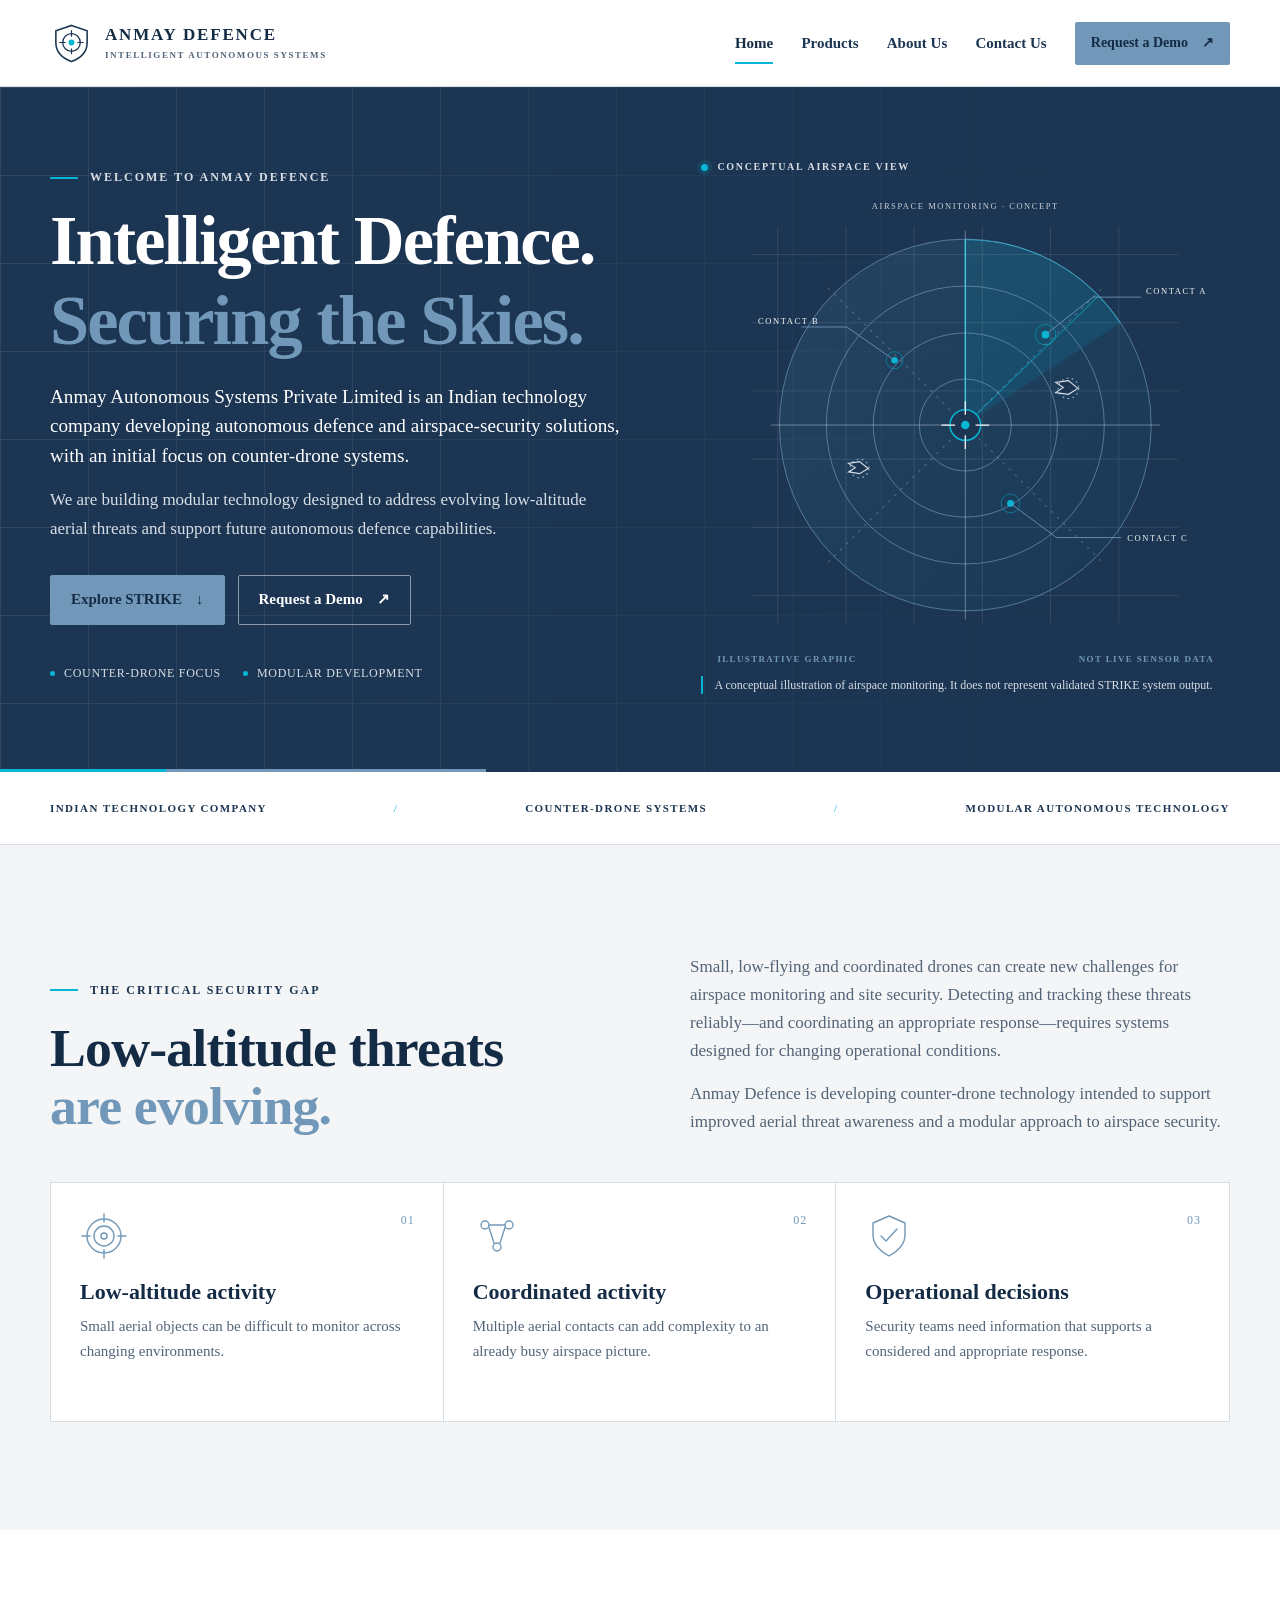
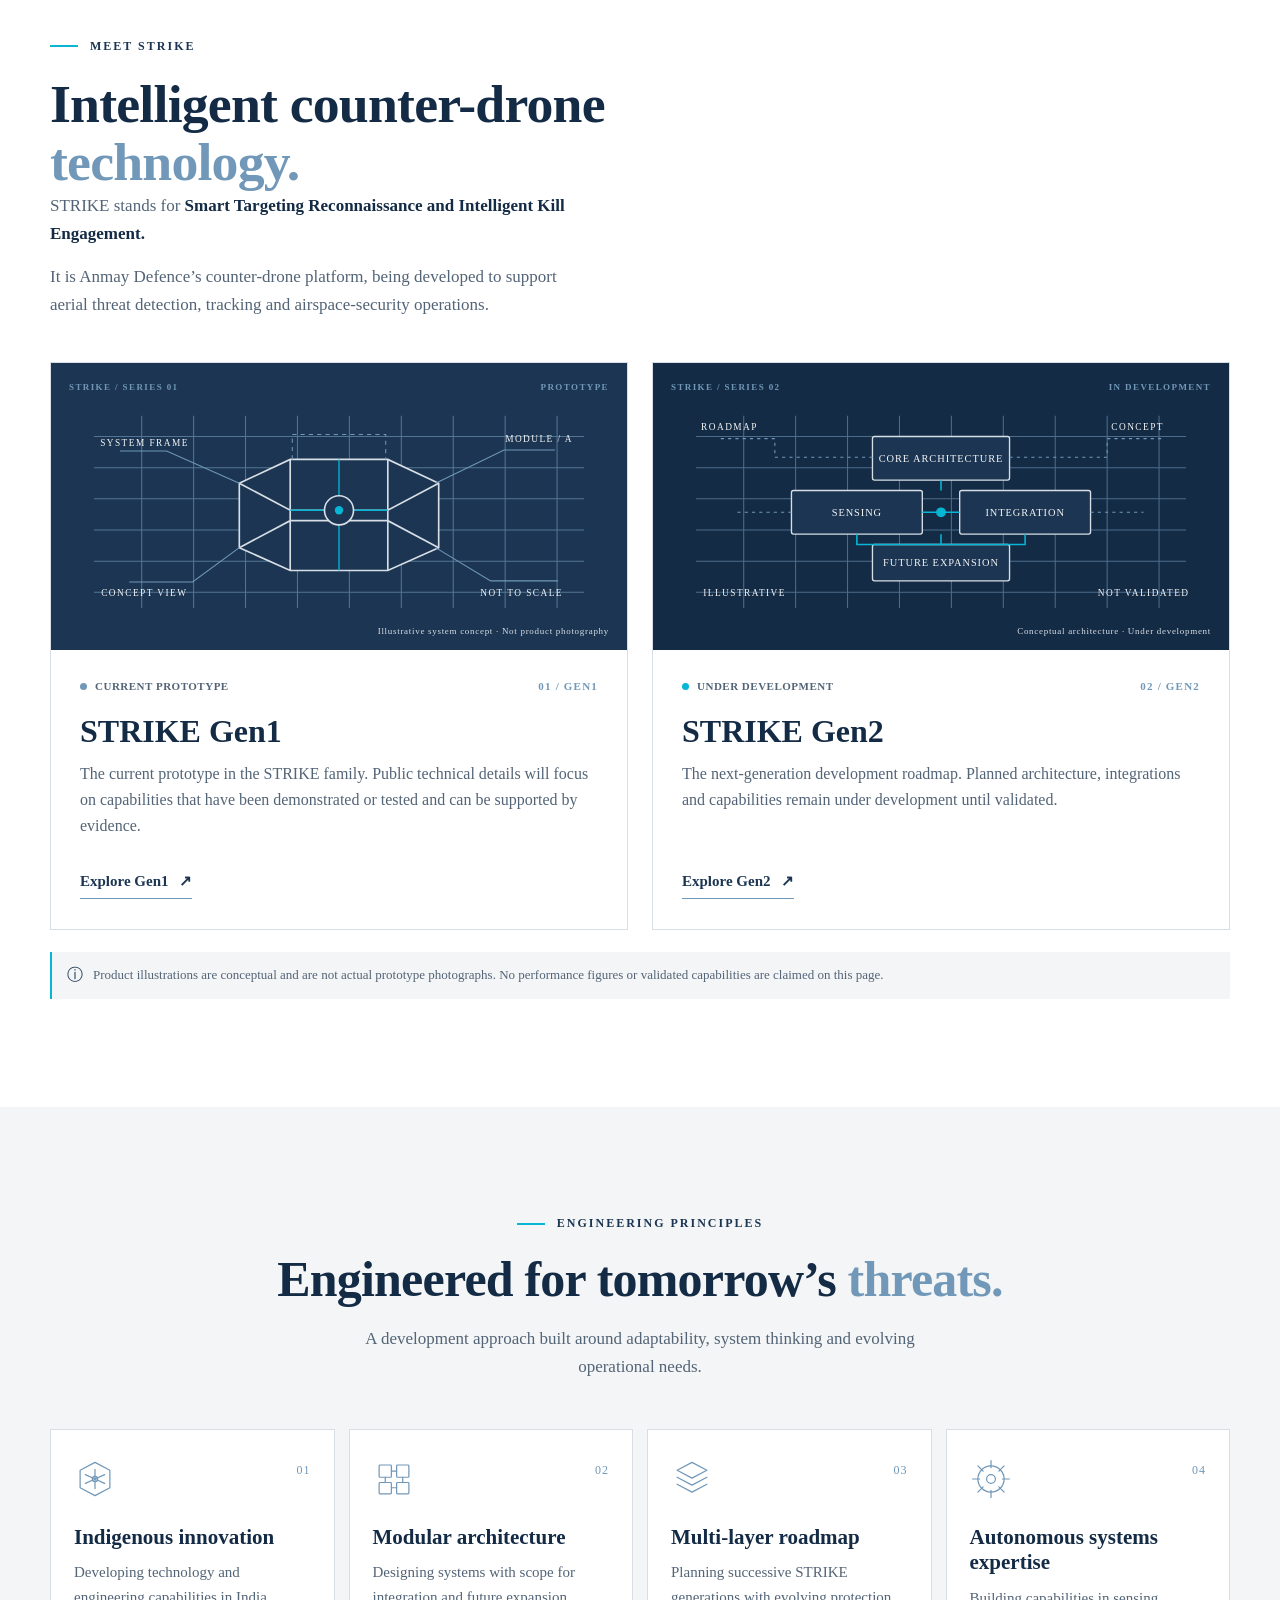
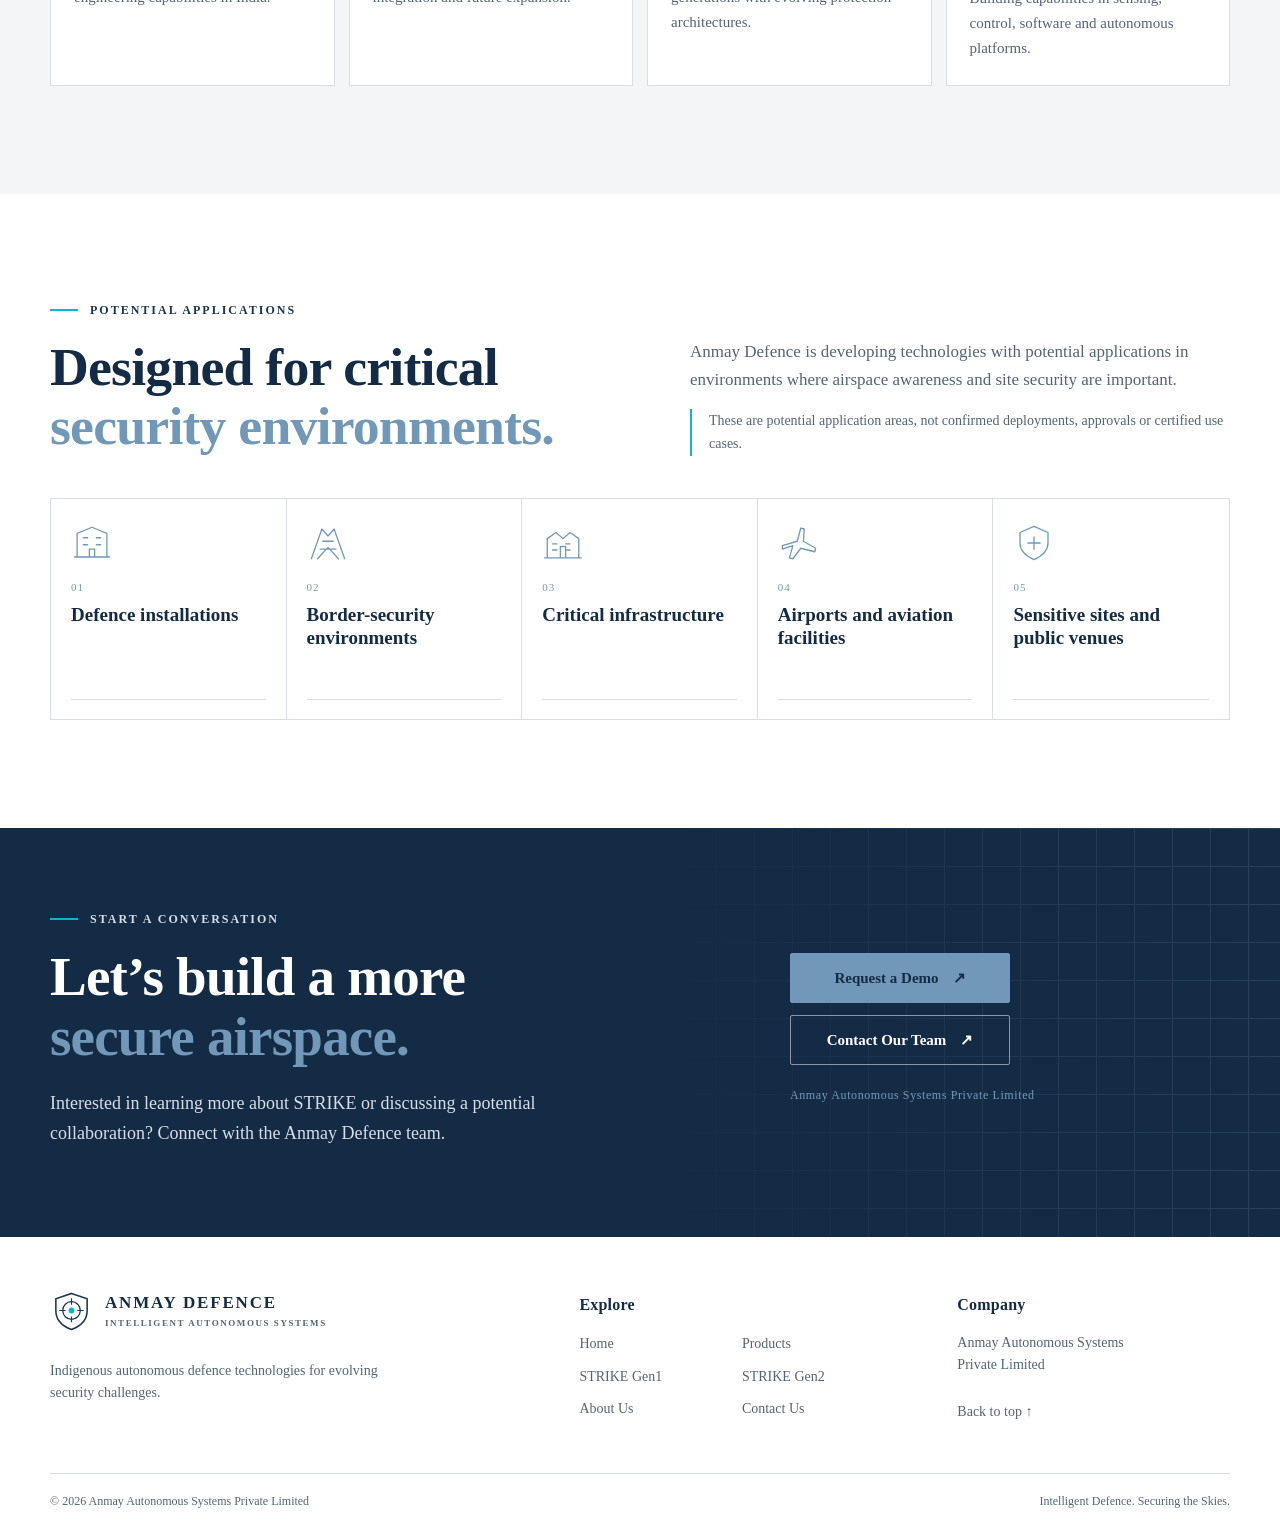
<file: index.html>
<!doctype html>
<html lang="en">
<head>
  <meta charset="utf-8">
  <meta name="viewport" content="width=device-width, initial-scale=1">
  <meta name="theme-color" content="#1B3552">
  <meta name="description" content="Anmay Defence develops autonomous defence and airspace-security solutions, with an initial focus on counter-drone systems.">
  <title>Anmay Defence | Intelligent Defence. Securing the Skies.</title>
  <link rel="stylesheet" href="styles.css">
  <script src="script.js" defer></script>
</head>
<body>
  <a class="skip-link" href="#main">Skip to content</a>
  <header class="site-header">
    <div class="container header-inner">
      <a class="brand" href="index.html" aria-label="Anmay Defence home">
        <span class="brand-mark" aria-hidden="true">
          <svg viewBox="0 0 44 44" role="img">
            <path d="M22 3.5 38 9v12.2c0 9.4-6.3 15.6-16 19.3C12.3 36.8 6 30.6 6 21.2V9Z" fill="none" stroke="currentColor" stroke-width="1.6"/>
            <circle cx="22" cy="21" r="9" fill="none" stroke="currentColor" stroke-width="1.3"/>
            <circle cx="22" cy="21" r="3" fill="#06B6D4"/>
            <path d="M22 8.5V15M22 27v6M9.5 21H16M28 21h6.5" stroke="currentColor" stroke-width="1.2"/>
          </svg>
        </span>
        <span class="brand-copy"><strong>ANMAY DEFENCE</strong><small>INTELLIGENT AUTONOMOUS SYSTEMS</small></span>
      </a>

      <button class="menu-toggle" type="button" aria-expanded="false" aria-controls="primary-nav" aria-label="Open navigation menu">
        <span></span><span></span><span></span>
      </button>

      <nav class="primary-nav" id="primary-nav" aria-label="Primary navigation">
        <a class="nav-link active" href="index.html" aria-current="page">Home</a>
        <a class="nav-link" href="products.html">Products</a>
        <a class="nav-link" href="about.html">About Us</a>
        <a class="nav-link" href="contact.html">Contact Us</a>
        <a class="button button-small nav-cta" href="contact.html">Request a Demo <span aria-hidden="true">↗</span></a>
      </nav>
    </div>
  </header>

  <main id="main">
    <section class="hero" aria-labelledby="hero-title">
      <div class="hero-grid" aria-hidden="true"></div>
      <div class="container hero-layout">
        <div class="hero-copy">
          <p class="eyebrow eyebrow-light"><span class="eyebrow-rule"></span> Welcome to Anmay Defence</p>
          <h1 id="hero-title">Intelligent Defence.<br><span>Securing the Skies.</span></h1>
          <p class="hero-lead">Anmay Autonomous Systems Private Limited is an Indian technology company developing autonomous defence and airspace-security solutions, with an initial focus on counter-drone systems.</p>
          <p class="hero-secondary">We are building modular technology designed to address evolving low-altitude aerial threats and support future autonomous defence capabilities.</p>
          <div class="hero-actions">
            <a class="button button-primary" href="#strike">Explore STRIKE <span aria-hidden="true">↓</span></a>
            <a class="button button-outline-light" href="contact.html">Request a Demo <span aria-hidden="true">↗</span></a>
          </div>
          <div class="hero-meta" aria-label="Company focus">
            <span><i aria-hidden="true"></i> Counter-drone focus</span>
            <span><i aria-hidden="true"></i> Modular development</span>
          </div>
        </div>

        <div class="hero-visual-wrap">
          <div class="visual-label"><span class="pulse-dot"></span> CONCEPTUAL AIRSPACE VIEW</div>
          <div class="radar-visual" role="img" aria-label="Conceptual radar illustration with scan rings and aerial contact markers. This is not live sensor data.">
            <svg class="radar-svg" viewBox="0 0 620 560" aria-hidden="true">
              <defs>
                <linearGradient id="radarShade" x1="0" y1="0" x2="1" y2="1">
                  <stop offset="0" stop-color="#7198B8" stop-opacity=".14"/>
                  <stop offset="1" stop-color="#06B6D4" stop-opacity=".02"/>
                </linearGradient>
                <clipPath id="radarClip"><circle cx="310" cy="278" r="218"/></clipPath>
              </defs>
              <rect width="620" height="560" fill="none"/>
              <g opacity=".18" stroke="#D8DEE6" stroke-width=".8">
                <path d="M60 78H560M60 158H560M60 238H560M60 318H560M60 398H560M60 478H560"/>
                <path d="M90 45V510M170 45V510M250 45V510M330 45V510M410 45V510M490 45V510"/>
              </g>
              <g clip-path="url(#radarClip)">
                <circle cx="310" cy="278" r="218" fill="url(#radarShade)"/>
                <path d="M310 278 L310 60 A218 218 0 0 1 492 158 Z" fill="#06B6D4" opacity=".12"/>
                <path d="M310 278 L310 60 A218 218 0 0 1 492 158" fill="none" stroke="#06B6D4" stroke-width="1.8" opacity=".95"/>
                <path d="M310 278 L467 126" stroke="#06B6D4" stroke-width="1.2" opacity=".55"/>
              </g>
              <g fill="none" stroke="#7198B8" stroke-width="1.1" opacity=".72">
                <circle cx="310" cy="278" r="54"/>
                <circle cx="310" cy="278" r="108"/>
                <circle cx="310" cy="278" r="163"/>
                <circle cx="310" cy="278" r="218"/>
              </g>
              <g stroke="#D8DEE6" stroke-width="1" opacity=".5">
                <path d="M310 50V506M82 278H538"/>
                <path d="M149 117 471 439M149 439 471 117" stroke-dasharray="3 7"/>
              </g>
              <g fill="#06B6D4">
                <circle cx="404" cy="172" r="4.5"/><circle cx="404" cy="172" r="12" fill="none" stroke="#06B6D4" stroke-width="1" opacity=".6"/>
                <circle cx="227" cy="202" r="3.8"/><circle cx="227" cy="202" r="10" fill="none" stroke="#06B6D4" stroke-width="1" opacity=".55"/>
                <circle cx="363" cy="370" r="4"/><circle cx="363" cy="370" r="11" fill="none" stroke="#06B6D4" stroke-width="1" opacity=".55"/>
              </g>
              <g stroke="#D8DEE6" stroke-width="1.3" fill="#1B3552">
                <path d="M442 235l-11 7-15-2 9-6-9-6 15-2Z"/><circle cx="431" cy="235" r="12" fill="none" stroke-dasharray="2 4" opacity=".7"/>
                <path d="M196 329l-10 6-13-2 8-5-8-5 13-2Z"/><circle cx="186" cy="329" r="11" fill="none" stroke-dasharray="2 4" opacity=".7"/>
              </g>
              <g stroke="#7198B8" stroke-width="1" fill="none">
                <path d="M404 172 460 128H516"/><path d="M227 202 171 163H118"/><path d="M363 370 417 410H493"/>
              </g>
              <g fill="#F4F5F6" font-family="Cambria, Georgia, serif" font-size="10" letter-spacing="1.8">
                <text x="522" y="124">CONTACT A</text><text x="67" y="159">CONTACT B</text><text x="500" y="414">CONTACT C</text>
                <text x="310" y="25" text-anchor="middle" opacity=".8">AIRSPACE MONITORING · CONCEPT</text>
              </g>
              <circle cx="310" cy="278" r="18" fill="#1B3552" stroke="#06B6D4" stroke-width="1.8"/>
              <circle cx="310" cy="278" r="5" fill="#06B6D4"/>
              <path d="M310 250V266M310 290V306M282 278H298M322 278H338" stroke="#F4F5F6" stroke-width="1.5"/>
            </svg>
            <div class="radar-readout"><span>ILLUSTRATIVE GRAPHIC</span><span>NOT LIVE SENSOR DATA</span></div>
          </div>
          <p class="visual-caption">A conceptual illustration of airspace monitoring. It does not represent validated STRIKE system output.</p>
        </div>
      </div>
      <div class="hero-bottom-line" aria-hidden="true"></div>
    </section>

    <section class="intro-strip" aria-label="Development focus">
      <div class="container intro-strip-inner">
        <span>INDIAN TECHNOLOGY COMPANY</span><b aria-hidden="true">/</b><span>COUNTER-DRONE SYSTEMS</span><b aria-hidden="true">/</b><span>MODULAR AUTONOMOUS TECHNOLOGY</span>
      </div>
    </section>

    <section class="section security-section" id="security-gap" aria-labelledby="security-title">
      <div class="container">
        <div class="section-heading split-heading">
          <div>
            <p class="eyebrow"><span class="eyebrow-rule"></span> The critical security gap</p>
            <h2 id="security-title">Low-altitude threats<br><span>are evolving.</span></h2>
          </div>
          <div class="section-intro">
            <p>Small, low-flying and coordinated drones can create new challenges for airspace monitoring and site security. Detecting and tracking these threats reliably—and coordinating an appropriate response—requires systems designed for changing operational conditions.</p>
            <p>Anmay Defence is developing counter-drone technology intended to support improved aerial threat awareness and a modular approach to airspace security.</p>
          </div>
        </div>
        <div class="challenge-grid">
          <article class="challenge-item">
            <span class="item-index">01</span>
            <div class="mini-icon" aria-hidden="true"><svg viewBox="0 0 48 48"><circle cx="24" cy="24" r="17"/><circle cx="24" cy="24" r="10"/><circle cx="24" cy="24" r="3"/><path d="M24 2v8M24 38v8M2 24h8M38 24h8"/></svg></div>
            <h3>Low-altitude activity</h3>
            <p>Small aerial objects can be difficult to monitor across changing environments.</p>
          </article>
          <article class="challenge-item">
            <span class="item-index">02</span>
            <div class="mini-icon" aria-hidden="true"><svg viewBox="0 0 48 48"><circle cx="12" cy="13" r="4"/><circle cx="36" cy="13" r="4"/><circle cx="24" cy="35" r="4"/><path d="M16 15.5 21 31M32 15.5 27 31M16 13h16"/></svg></div>
            <h3>Coordinated activity</h3>
            <p>Multiple aerial contacts can add complexity to an already busy airspace picture.</p>
          </article>
          <article class="challenge-item">
            <span class="item-index">03</span>
            <div class="mini-icon" aria-hidden="true"><svg viewBox="0 0 48 48"><path d="M24 4 40 11v12c0 10-7 16-16 21C15 39 8 33 8 23V11Z"/><path d="m16 24 5 5 11-12"/></svg></div>
            <h3>Operational decisions</h3>
            <p>Security teams need information that supports a considered and appropriate response.</p>
          </article>
        </div>
      </div>
    </section>

    <section class="section strike-section" id="strike" aria-labelledby="strike-title">
      <div class="container">
        <div class="section-heading strike-heading">
          <div>
            <p class="eyebrow"><span class="eyebrow-rule"></span> Meet STRIKE</p>
            <h2 id="strike-title">Intelligent counter-drone<br><span>technology.</span></h2>
          </div>
          <div class="section-intro">
            <p>STRIKE stands for <strong>Smart Targeting Reconnaissance and Intelligent Kill Engagement.</strong></p>
            <p>It is Anmay Defence’s counter-drone platform, being developed to support aerial threat detection, tracking and airspace-security operations.</p>
          </div>
        </div>

        <div class="product-grid">
          <article class="product-card product-card-gen1">
            <div class="product-art art-gen1" aria-label="Conceptual technical illustration, not product photography" role="img">
              <div class="art-topline"><span>STRIKE / SERIES 01</span><span>PROTOTYPE</span></div>
              <svg viewBox="0 0 520 220" aria-hidden="true">
                <g fill="none" stroke="#7198B8" stroke-width="1" opacity=".65"><path d="M24 40H496M24 70H496M24 100H496M24 130H496M24 160H496M24 190H496"/><path d="M70 20V205M120 20V205M170 20V205M220 20V205M270 20V205M320 20V205M370 20V205M420 20V205M470 20V205"/></g>
                <g stroke="#D8DEE6" stroke-width="1.6" fill="#1B3552"><path d="M164 85 213 62h94l49 23v62l-49 22h-94l-49-22Z"/><path d="M213 62v107M307 62v107M164 85l49 26h94l49-26M164 147l49-26h94l49 26"/><path d="M213 111H307M260 62v107" stroke="#06B6D4" stroke-width="1.3"/><circle cx="260" cy="111" r="14"/><circle cx="260" cy="111" r="4" fill="#06B6D4" stroke="none"/></g>
                <g stroke="#7198B8" fill="none" stroke-width="1"><path d="M164 85 94 54H49M353 85l66-32h49M164 147l-45 33H58M353 147l53 32h65"/><path d="M215 62V38h90V62" stroke-dasharray="4 4"/></g>
                <g fill="#F4F5F6" font-size="9" font-family="Cambria, Georgia, serif" letter-spacing="1.4"><text x="30" y="49">SYSTEM FRAME</text><text x="420" y="45">MODULE / A</text><text x="31" y="194">CONCEPT VIEW</text><text x="396" y="194">NOT TO SCALE</text></g>
              </svg>
              <div class="art-caption">Illustrative system concept · Not product photography</div>
            </div>
            <div class="product-card-content">
              <div class="product-meta"><span class="status status-current"><i aria-hidden="true"></i> Current prototype</span><span class="product-code">01 / GEN1</span></div>
              <h3>STRIKE Gen1</h3>
              <p>The current prototype in the STRIKE family. Public technical details will focus on capabilities that have been demonstrated or tested and can be supported by evidence.</p>
              <a class="text-link" href="strike-gen1.html">Explore Gen1 <span aria-hidden="true">↗</span></a>
            </div>
          </article>

          <article class="product-card product-card-gen2">
            <div class="product-art art-gen2" aria-label="Conceptual next-generation architecture illustration, not product photography" role="img">
              <div class="art-topline"><span>STRIKE / SERIES 02</span><span>IN DEVELOPMENT</span></div>
              <svg viewBox="0 0 520 220" aria-hidden="true">
                <g fill="none" stroke="#7198B8" stroke-width="1" opacity=".6"><path d="M24 40H496M24 70H496M24 100H496M24 130H496M24 160H496M24 190H496"/><path d="M70 20V205M120 20V205M170 20V205M220 20V205M270 20V205M320 20V205M370 20V205M420 20V205M470 20V205"/></g>
                <g fill="#1B3552" stroke="#D8DEE6" stroke-width="1.3"><rect x="194" y="40" width="132" height="42" rx="2"/><rect x="116" y="92" width="126" height="42" rx="2"/><rect x="278" y="92" width="126" height="42" rx="2"/><rect x="194" y="144" width="132" height="35" rx="2"/></g>
                <g stroke="#06B6D4" stroke-width="1.5" fill="none"><path d="M260 82V92M242 113H278M179 134v10h81M341 134v10h-81M260 134v10"/><circle cx="260" cy="113" r="4" fill="#06B6D4"/></g>
                <g fill="#F4F5F6" font-size="10" font-family="Cambria, Georgia, serif" text-anchor="middle" letter-spacing=".9"><text x="260" y="65">CORE ARCHITECTURE</text><text x="179" y="117">SENSING</text><text x="341" y="117">INTEGRATION</text><text x="260" y="165">FUTURE EXPANSION</text></g>
                <g stroke="#7198B8" stroke-width="1" fill="none"><path d="M194 60H100V42H46M326 60h94V42h54M116 113H62M404 113h51" stroke-dasharray="3 4"/></g>
                <g fill="#F4F5F6" font-size="9" font-family="Cambria, Georgia, serif" letter-spacing="1.4"><text x="29" y="34">ROADMAP</text><text x="424" y="34">CONCEPT</text><text x="31" y="194">ILLUSTRATIVE</text><text x="411" y="194">NOT VALIDATED</text></g>
              </svg>
              <div class="art-caption">Conceptual architecture · Under development</div>
            </div>
            <div class="product-card-content">
              <div class="product-meta"><span class="status status-development"><i aria-hidden="true"></i> Under development</span><span class="product-code">02 / GEN2</span></div>
              <h3>STRIKE Gen2</h3>
              <p>The next-generation development roadmap. Planned architecture, integrations and capabilities remain under development until validated.</p>
              <a class="text-link" href="strike-gen2.html">Explore Gen2 <span aria-hidden="true">↗</span></a>
            </div>
          </article>
        </div>
        <p class="technical-note"><span aria-hidden="true">ⓘ</span> Product illustrations are conceptual and are not actual prototype photographs. No performance figures or validated capabilities are claimed on this page.</p>
      </div>
    </section>

    <section class="section principles-section" id="principles" aria-labelledby="principles-title">
      <div class="container">
        <div class="section-heading centered-heading">
          <p class="eyebrow"><span class="eyebrow-rule"></span> Engineering principles</p>
          <h2 id="principles-title">Engineered for tomorrow’s <span>threats.</span></h2>
          <p class="heading-support">A development approach built around adaptability, system thinking and evolving operational needs.</p>
        </div>
        <div class="principles-grid">
          <article class="principle-card">
            <div class="principle-icon" aria-hidden="true"><svg viewBox="0 0 48 48"><path d="M24 5 41 14v20L24 43 7 34V14Z"/><path d="M24 13v22M13 19l11 5 11-5M13 29l11-5 11 5"/><circle cx="24" cy="24" r="3"/></svg></div>
            <span class="principle-number">01</span><h3>Indigenous innovation</h3><p>Developing technology and engineering capabilities in India.</p>
          </article>
          <article class="principle-card">
            <div class="principle-icon" aria-hidden="true"><svg viewBox="0 0 48 48"><rect x="7" y="8" width="14" height="14" rx="1"/><rect x="27" y="8" width="14" height="14" rx="1"/><rect x="7" y="28" width="14" height="13" rx="1"/><rect x="27" y="28" width="14" height="13" rx="1"/><path d="M21 15h6M14 22v6M34 22v6M21 34h6"/></svg></div>
            <span class="principle-number">02</span><h3>Modular architecture</h3><p>Designing systems with scope for integration and future expansion.</p>
          </article>
          <article class="principle-card">
            <div class="principle-icon" aria-hidden="true"><svg viewBox="0 0 48 48"><path d="m24 5 17 9-17 9L7 14Z"/><path d="m7 22 17 9 17-9M7 30l17 9 17-9"/></svg></div>
            <span class="principle-number">03</span><h3>Multi-layer roadmap</h3><p>Planning successive STRIKE generations with evolving protection architectures.</p>
          </article>
          <article class="principle-card">
            <div class="principle-icon" aria-hidden="true"><svg viewBox="0 0 48 48"><circle cx="24" cy="24" r="5"/><circle cx="24" cy="24" r="15"/><path d="M24 3v8M24 37v8M3 24h8M37 24h8M9 9l6 6M33 33l6 6M39 9l-6 6M15 33l-6 6"/></svg></div>
            <span class="principle-number">04</span><h3>Autonomous systems expertise</h3><p>Building capabilities in sensing, control, software and autonomous platforms.</p>
          </article>
        </div>
      </div>
    </section>

    <section class="section applications-section" id="applications" aria-labelledby="applications-title">
      <div class="container">
        <div class="section-heading split-heading app-heading">
          <div><p class="eyebrow"><span class="eyebrow-rule"></span> Potential applications</p><h2 id="applications-title">Designed for critical<br><span>security environments.</span></h2></div>
          <div class="section-intro"><p>Anmay Defence is developing technologies with potential applications in environments where airspace awareness and site security are important.</p><p class="small-note">These are potential application areas, not confirmed deployments, approvals or certified use cases.</p></div>
        </div>
        <div class="applications-grid">
          <article class="application-card"><div class="application-icon" aria-hidden="true"><svg viewBox="0 0 48 48"><path d="M7 40V13l17-7 17 7v27M4 40h40M14 18h5M29 18h5M14 26h5M29 26h5M21 40V31h6v9"/></svg></div><span>01</span><h3>Defence installations</h3><div class="application-line"></div></article>
          <article class="application-card"><div class="application-icon" aria-hidden="true"><svg viewBox="0 0 48 48"><path d="M5 42 17 8l7 8 7-8 12 34M12 42l12-13 12 13M18 22h12M15 31h18"/></svg></div><span>02</span><h3>Border-security environments</h3><div class="application-line"></div></article>
          <article class="application-card"><div class="application-icon" aria-hidden="true"><svg viewBox="0 0 48 48"><path d="M6 41V19l10-7 8 7 8-7 10 7v22M3 41h42M12 25h5M27 25h5M12 32h5M27 32h5M21 41V28h6v13"/></svg></div><span>03</span><h3>Critical infrastructure</h3><div class="application-line"></div></article>
          <article class="application-card"><div class="application-icon" aria-hidden="true"><svg viewBox="0 0 48 48"><path d="m5 27 17-5 4-15 4 1-1 14 14 8-1 4-16-4-9 12-4-1 4-14-12 4Z"/></svg></div><span>04</span><h3>Airports and aviation facilities</h3><div class="application-line"></div></article>
          <article class="application-card"><div class="application-icon" aria-hidden="true"><svg viewBox="0 0 48 48"><path d="M24 5 40 12v12c0 9-7 15-16 19C15 39 8 33 8 24V12Z"/><path d="M17 24h14M24 17v14"/></svg></div><span>05</span><h3>Sensitive sites and public venues</h3><div class="application-line"></div></article>
        </div>
      </div>
    </section>

    <section class="contact-section" id="contact" aria-labelledby="contact-title">
      <div class="contact-pattern" aria-hidden="true"></div>
      <div class="container contact-layout">
        <div>
          <p class="eyebrow eyebrow-light"><span class="eyebrow-rule"></span> Start a conversation</p>
          <h2 id="contact-title">Let’s build a more<br><span>secure airspace.</span></h2>
          <p>Interested in learning more about STRIKE or discussing a potential collaboration? Connect with the Anmay Defence team.</p>
        </div>
        <div class="contact-actions">
          <a class="button button-primary" href="contact.html">Request a Demo <span aria-hidden="true">↗</span></a>
          <a class="button button-outline-light" href="contact.html">Contact Our Team <span aria-hidden="true">↗</span></a>
          <span class="contact-microcopy">Anmay Autonomous Systems Private Limited</span>
        </div>
      </div>
    </section>
  </main>

  <footer class="site-footer">
    <div class="container footer-main">
      <div class="footer-brand-block">
        <a class="brand brand-footer" href="index.html" aria-label="Anmay Defence home">
          <span class="brand-mark" aria-hidden="true"><svg viewBox="0 0 44 44"><path d="M22 3.5 38 9v12.2c0 9.4-6.3 15.6-16 19.3C12.3 36.8 6 30.6 6 21.2V9Z" fill="none" stroke="currentColor" stroke-width="1.6"/><circle cx="22" cy="21" r="9" fill="none" stroke="currentColor" stroke-width="1.3"/><circle cx="22" cy="21" r="3" fill="#06B6D4"/><path d="M22 8.5V15M22 27v6M9.5 21H16M28 21h6.5" stroke="currentColor" stroke-width="1.2"/></svg></span>
          <span class="brand-copy"><strong>ANMAY DEFENCE</strong><small>INTELLIGENT AUTONOMOUS SYSTEMS</small></span>
        </a>
        <p>Indigenous autonomous defence technologies for evolving security challenges.</p>
      </div>
      <div class="footer-links-block"><h2>Explore</h2><div class="footer-links"><a href="index.html">Home</a><a href="products.html">Products</a><a href="strike-gen1.html">STRIKE Gen1</a><a href="strike-gen2.html">STRIKE Gen2</a><a href="about.html">About Us</a><a href="contact.html">Contact Us</a></div></div>
      <div class="footer-company"><h2>Company</h2><p>Anmay Autonomous Systems<br>Private Limited</p><a class="footer-top-link" href="#main">Back to top ↑</a></div>
    </div>
    <div class="container footer-bottom"><span>© <span data-current-year>2026</span> Anmay Autonomous Systems Private Limited</span><span>Intelligent Defence. Securing the Skies.</span></div>
  </footer>
</body>
</html>
</file>
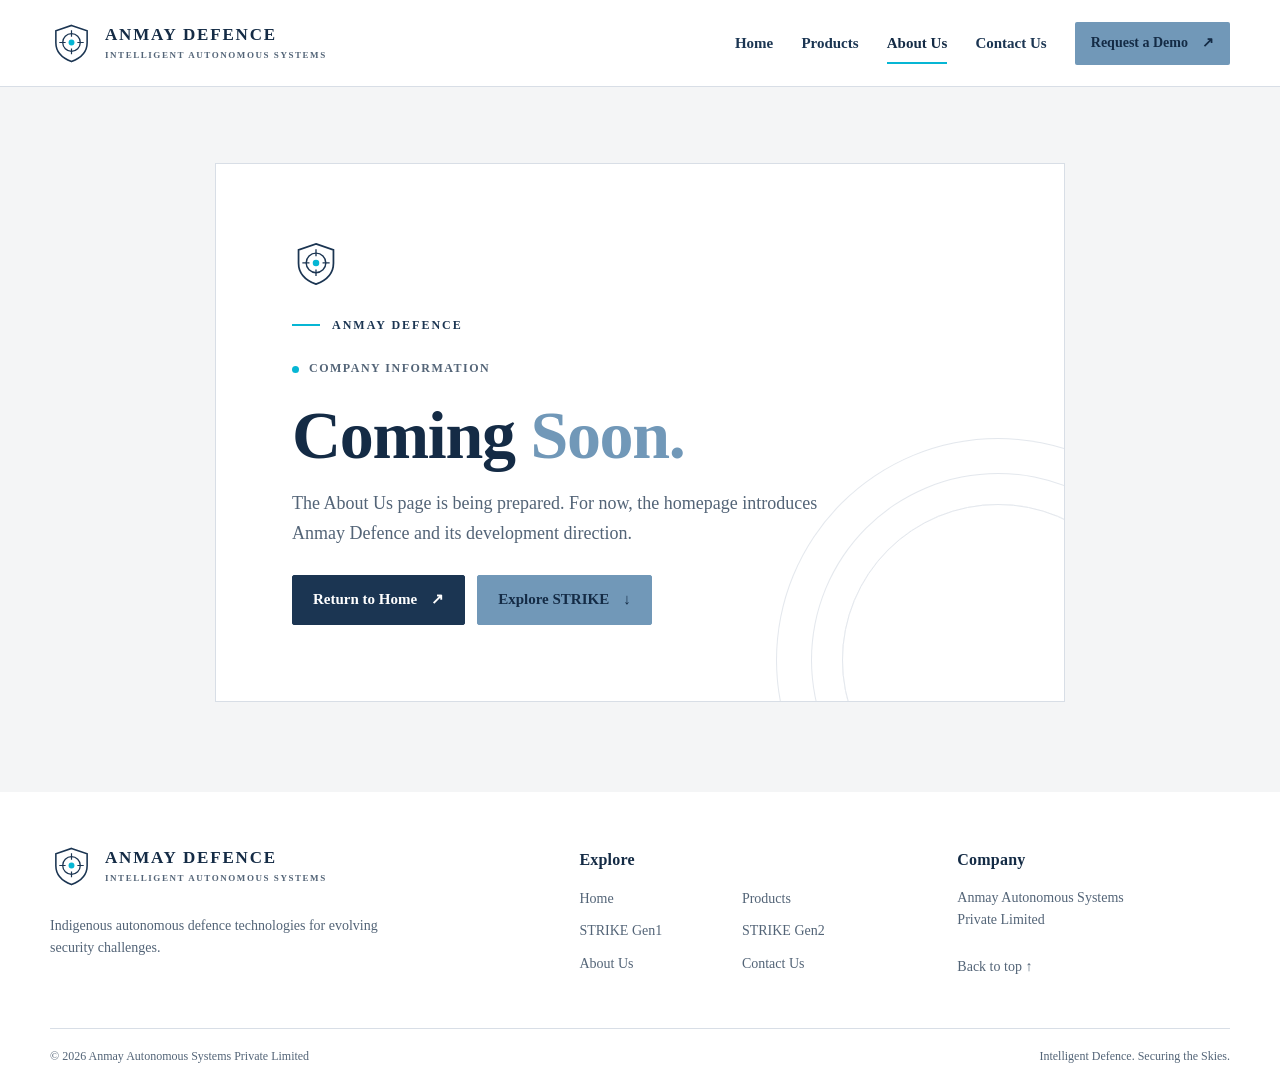
<file: about.html>
<!doctype html>
<html lang="en">
<head>
  <meta charset="utf-8">
  <meta name="viewport" content="width=device-width, initial-scale=1">
  <meta name="theme-color" content="#1B3552">
  <meta name="description" content="The About Us page is being prepared. For now, the homepage introduces Anmay Defence and its development direction.">
  <title>About Us | Anmay Defence</title>
  <link rel="stylesheet" href="styles.css">
  <script src="script.js" defer></script>
</head>
<body>
  <a class="skip-link" href="#main">Skip to content</a>
  <header class="site-header">
    <div class="container header-inner">
      <a class="brand" href="index.html" aria-label="Anmay Defence home">
        <span class="brand-mark" aria-hidden="true"><svg viewBox="0 0 44 44"><path d="M22 3.5 38 9v12.2c0 9.4-6.3 15.6-16 19.3C12.3 36.8 6 30.6 6 21.2V9Z" fill="none" stroke="currentColor" stroke-width="1.6"/><circle cx="22" cy="21" r="9" fill="none" stroke="currentColor" stroke-width="1.3"/><circle cx="22" cy="21" r="3" fill="#06B6D4"/><path d="M22 8.5V15M22 27v6M9.5 21H16M28 21h6.5" stroke="currentColor" stroke-width="1.2"/></svg></span>
        <span class="brand-copy"><strong>ANMAY DEFENCE</strong><small>INTELLIGENT AUTONOMOUS SYSTEMS</small></span>
      </a>
      <button class="menu-toggle" type="button" aria-expanded="false" aria-controls="primary-nav" aria-label="Open navigation menu"><span></span><span></span><span></span></button>
      <nav class="primary-nav" id="primary-nav" aria-label="Primary navigation">
        <a class="nav-link" href="index.html">Home</a>
        <a class="nav-link" href="products.html" >Products</a>
        <a class="nav-link active" href="about.html" aria-current="page">About Us</a>
        <a class="nav-link" href="contact.html" >Contact Us</a>
        <a class="button button-small nav-cta" href="contact.html">Request a Demo <span aria-hidden="true">↗</span></a>
      </nav>
    </div>
  </header>

  <main id="main" class="placeholder-main">
    <div class="container">
      <section class="placeholder-shell" aria-labelledby="placeholder-title">
        <div class="placeholder-content">
          <div class="placeholder-mark" aria-hidden="true"><svg viewBox="0 0 44 44"><path d="M22 3.5 38 9v12.2c0 9.4-6.3 15.6-16 19.3C12.3 36.8 6 30.6 6 21.2V9Z" fill="none" stroke="currentColor" stroke-width="1.6"/><circle cx="22" cy="21" r="9" fill="none" stroke="currentColor" stroke-width="1.3"/><circle cx="22" cy="21" r="3" fill="#06B6D4"/><path d="M22 8.5V15M22 27v6M9.5 21H16M28 21h6.5" stroke="currentColor" stroke-width="1.2"/></svg></div>
          <p class="eyebrow"><span class="eyebrow-rule"></span> Anmay Defence</p>
          <div class="placeholder-status">Company information</div>
          <h1 id="placeholder-title">Coming <span>Soon.</span></h1>
          <p>The About Us page is being prepared. For now, the homepage introduces Anmay Defence and its development direction.</p>
          <div class="placeholder-actions">
            <a class="button button-dark" href="index.html">Return to Home <span aria-hidden="true">↗</span></a>
            <a class="button button-primary" href="index.html#strike">Explore STRIKE <span aria-hidden="true">↓</span></a>
          </div>
        </div>
      </section>
    </div>
  </main>

  <footer class="site-footer">
    <div class="container footer-main">
      <div class="footer-brand-block">
        <a class="brand brand-footer" href="index.html" aria-label="Anmay Defence home"><span class="brand-mark" aria-hidden="true"><svg viewBox="0 0 44 44"><path d="M22 3.5 38 9v12.2c0 9.4-6.3 15.6-16 19.3C12.3 36.8 6 30.6 6 21.2V9Z" fill="none" stroke="currentColor" stroke-width="1.6"/><circle cx="22" cy="21" r="9" fill="none" stroke="currentColor" stroke-width="1.3"/><circle cx="22" cy="21" r="3" fill="#06B6D4"/><path d="M22 8.5V15M22 27v6M9.5 21H16M28 21h6.5" stroke="currentColor" stroke-width="1.2"/></svg></span><span class="brand-copy"><strong>ANMAY DEFENCE</strong><small>INTELLIGENT AUTONOMOUS SYSTEMS</small></span></a>
        <p>Indigenous autonomous defence technologies for evolving security challenges.</p>
      </div>
      <div class="footer-links-block"><h2>Explore</h2><div class="footer-links"><a href="index.html">Home</a><a href="products.html">Products</a><a href="strike-gen1.html">STRIKE Gen1</a><a href="strike-gen2.html">STRIKE Gen2</a><a href="about.html">About Us</a><a href="contact.html">Contact Us</a></div></div>
      <div class="footer-company"><h2>Company</h2><p>Anmay Autonomous Systems<br>Private Limited</p><a class="footer-top-link" href="#main">Back to top ↑</a></div>
    </div>
    <div class="container footer-bottom"><span>© <span data-current-year>2026</span> Anmay Autonomous Systems Private Limited</span><span>Intelligent Defence. Securing the Skies.</span></div>
  </footer>
</body>
</html>
</file>
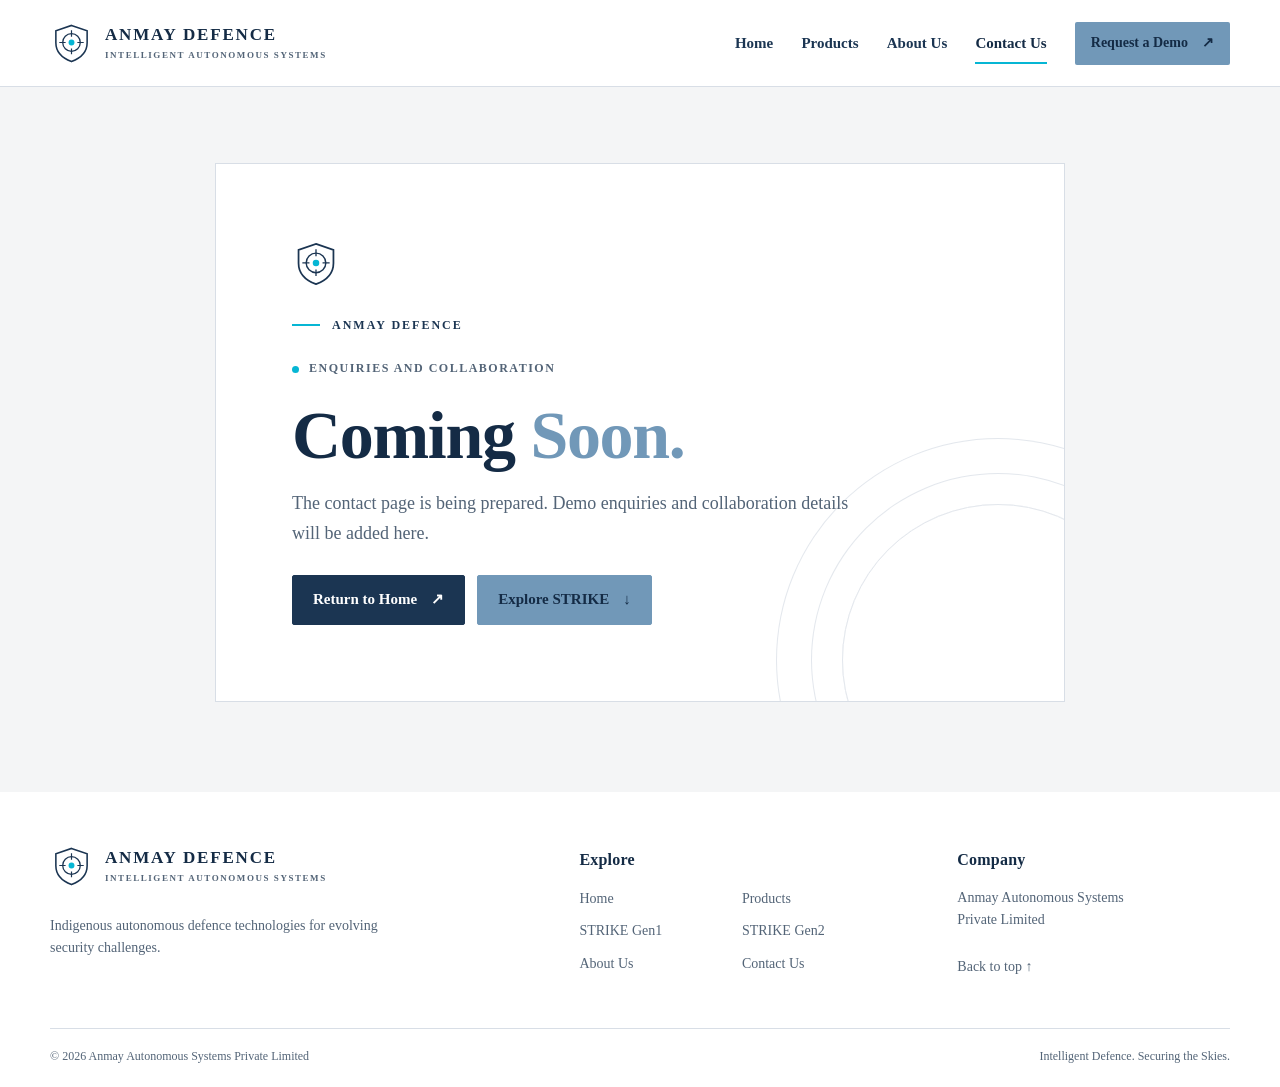
<file: contact.html>
<!doctype html>
<html lang="en">
<head>
  <meta charset="utf-8">
  <meta name="viewport" content="width=device-width, initial-scale=1">
  <meta name="theme-color" content="#1B3552">
  <meta name="description" content="The contact page is being prepared. Demo enquiries and collaboration details will be added here.">
  <title>Contact Us | Anmay Defence</title>
  <link rel="stylesheet" href="styles.css">
  <script src="script.js" defer></script>
</head>
<body>
  <a class="skip-link" href="#main">Skip to content</a>
  <header class="site-header">
    <div class="container header-inner">
      <a class="brand" href="index.html" aria-label="Anmay Defence home">
        <span class="brand-mark" aria-hidden="true"><svg viewBox="0 0 44 44"><path d="M22 3.5 38 9v12.2c0 9.4-6.3 15.6-16 19.3C12.3 36.8 6 30.6 6 21.2V9Z" fill="none" stroke="currentColor" stroke-width="1.6"/><circle cx="22" cy="21" r="9" fill="none" stroke="currentColor" stroke-width="1.3"/><circle cx="22" cy="21" r="3" fill="#06B6D4"/><path d="M22 8.5V15M22 27v6M9.5 21H16M28 21h6.5" stroke="currentColor" stroke-width="1.2"/></svg></span>
        <span class="brand-copy"><strong>ANMAY DEFENCE</strong><small>INTELLIGENT AUTONOMOUS SYSTEMS</small></span>
      </a>
      <button class="menu-toggle" type="button" aria-expanded="false" aria-controls="primary-nav" aria-label="Open navigation menu"><span></span><span></span><span></span></button>
      <nav class="primary-nav" id="primary-nav" aria-label="Primary navigation">
        <a class="nav-link" href="index.html">Home</a>
        <a class="nav-link" href="products.html" >Products</a>
        <a class="nav-link" href="about.html" >About Us</a>
        <a class="nav-link active" href="contact.html" aria-current="page">Contact Us</a>
        <a class="button button-small nav-cta" href="contact.html">Request a Demo <span aria-hidden="true">↗</span></a>
      </nav>
    </div>
  </header>

  <main id="main" class="placeholder-main">
    <div class="container">
      <section class="placeholder-shell" aria-labelledby="placeholder-title">
        <div class="placeholder-content">
          <div class="placeholder-mark" aria-hidden="true"><svg viewBox="0 0 44 44"><path d="M22 3.5 38 9v12.2c0 9.4-6.3 15.6-16 19.3C12.3 36.8 6 30.6 6 21.2V9Z" fill="none" stroke="currentColor" stroke-width="1.6"/><circle cx="22" cy="21" r="9" fill="none" stroke="currentColor" stroke-width="1.3"/><circle cx="22" cy="21" r="3" fill="#06B6D4"/><path d="M22 8.5V15M22 27v6M9.5 21H16M28 21h6.5" stroke="currentColor" stroke-width="1.2"/></svg></div>
          <p class="eyebrow"><span class="eyebrow-rule"></span> Anmay Defence</p>
          <div class="placeholder-status">Enquiries and collaboration</div>
          <h1 id="placeholder-title">Coming <span>Soon.</span></h1>
          <p>The contact page is being prepared. Demo enquiries and collaboration details will be added here.</p>
          <div class="placeholder-actions">
            <a class="button button-dark" href="index.html">Return to Home <span aria-hidden="true">↗</span></a>
            <a class="button button-primary" href="index.html#strike">Explore STRIKE <span aria-hidden="true">↓</span></a>
          </div>
        </div>
      </section>
    </div>
  </main>

  <footer class="site-footer">
    <div class="container footer-main">
      <div class="footer-brand-block">
        <a class="brand brand-footer" href="index.html" aria-label="Anmay Defence home"><span class="brand-mark" aria-hidden="true"><svg viewBox="0 0 44 44"><path d="M22 3.5 38 9v12.2c0 9.4-6.3 15.6-16 19.3C12.3 36.8 6 30.6 6 21.2V9Z" fill="none" stroke="currentColor" stroke-width="1.6"/><circle cx="22" cy="21" r="9" fill="none" stroke="currentColor" stroke-width="1.3"/><circle cx="22" cy="21" r="3" fill="#06B6D4"/><path d="M22 8.5V15M22 27v6M9.5 21H16M28 21h6.5" stroke="currentColor" stroke-width="1.2"/></svg></span><span class="brand-copy"><strong>ANMAY DEFENCE</strong><small>INTELLIGENT AUTONOMOUS SYSTEMS</small></span></a>
        <p>Indigenous autonomous defence technologies for evolving security challenges.</p>
      </div>
      <div class="footer-links-block"><h2>Explore</h2><div class="footer-links"><a href="index.html">Home</a><a href="products.html">Products</a><a href="strike-gen1.html">STRIKE Gen1</a><a href="strike-gen2.html">STRIKE Gen2</a><a href="about.html">About Us</a><a href="contact.html">Contact Us</a></div></div>
      <div class="footer-company"><h2>Company</h2><p>Anmay Autonomous Systems<br>Private Limited</p><a class="footer-top-link" href="#main">Back to top ↑</a></div>
    </div>
    <div class="container footer-bottom"><span>© <span data-current-year>2026</span> Anmay Autonomous Systems Private Limited</span><span>Intelligent Defence. Securing the Skies.</span></div>
  </footer>
</body>
</html>
</file>
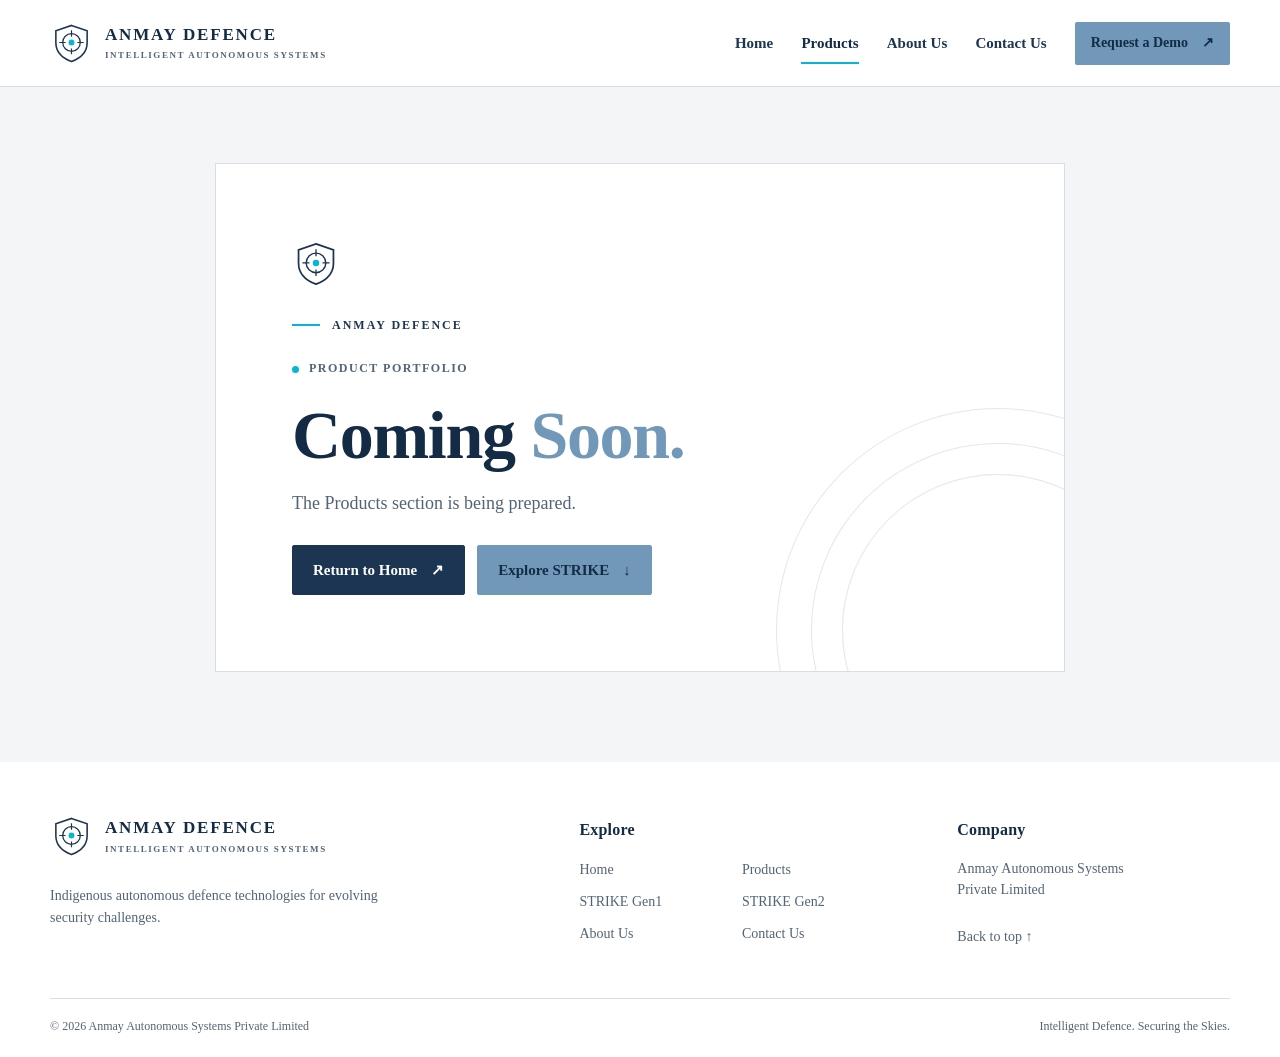
<file: products.html>
<!doctype html>
<html lang="en">
<head>
  <meta charset="utf-8">
  <meta name="viewport" content="width=device-width, initial-scale=1">
  <meta name="theme-color" content="#1B3552">
  <meta name="description" content="The Products section is being prepared.">
  <title>Products | Anmay Defence</title>
  <link rel="stylesheet" href="styles.css">
  <script src="script.js" defer></script>
</head>
<body>
  <a class="skip-link" href="#main">Skip to content</a>
  <header class="site-header">
    <div class="container header-inner">
      <a class="brand" href="index.html" aria-label="Anmay Defence home">
        <span class="brand-mark" aria-hidden="true"><svg viewBox="0 0 44 44"><path d="M22 3.5 38 9v12.2c0 9.4-6.3 15.6-16 19.3C12.3 36.8 6 30.6 6 21.2V9Z" fill="none" stroke="currentColor" stroke-width="1.6"/><circle cx="22" cy="21" r="9" fill="none" stroke="currentColor" stroke-width="1.3"/><circle cx="22" cy="21" r="3" fill="#06B6D4"/><path d="M22 8.5V15M22 27v6M9.5 21H16M28 21h6.5" stroke="currentColor" stroke-width="1.2"/></svg></span>
        <span class="brand-copy"><strong>ANMAY DEFENCE</strong><small>INTELLIGENT AUTONOMOUS SYSTEMS</small></span>
      </a>
      <button class="menu-toggle" type="button" aria-expanded="false" aria-controls="primary-nav" aria-label="Open navigation menu"><span></span><span></span><span></span></button>
      <nav class="primary-nav" id="primary-nav" aria-label="Primary navigation">
        <a class="nav-link" href="index.html">Home</a>
        <a class="nav-link active" href="products.html" aria-current="page">Products</a>
        <a class="nav-link" href="about.html" >About Us</a>
        <a class="nav-link" href="contact.html" >Contact Us</a>
        <a class="button button-small nav-cta" href="contact.html">Request a Demo <span aria-hidden="true">↗</span></a>
      </nav>
    </div>
  </header>

  <main id="main" class="placeholder-main">
    <div class="container">
      <section class="placeholder-shell" aria-labelledby="placeholder-title">
        <div class="placeholder-content">
          <div class="placeholder-mark" aria-hidden="true"><svg viewBox="0 0 44 44"><path d="M22 3.5 38 9v12.2c0 9.4-6.3 15.6-16 19.3C12.3 36.8 6 30.6 6 21.2V9Z" fill="none" stroke="currentColor" stroke-width="1.6"/><circle cx="22" cy="21" r="9" fill="none" stroke="currentColor" stroke-width="1.3"/><circle cx="22" cy="21" r="3" fill="#06B6D4"/><path d="M22 8.5V15M22 27v6M9.5 21H16M28 21h6.5" stroke="currentColor" stroke-width="1.2"/></svg></div>
          <p class="eyebrow"><span class="eyebrow-rule"></span> Anmay Defence</p>
          <div class="placeholder-status">Product portfolio</div>
          <h1 id="placeholder-title">Coming <span>Soon.</span></h1>
          <p>The Products section is being prepared.</p>
          <div class="placeholder-actions">
            <a class="button button-dark" href="index.html">Return to Home <span aria-hidden="true">↗</span></a>
            <a class="button button-primary" href="index.html#strike">Explore STRIKE <span aria-hidden="true">↓</span></a>
          </div>
        </div>
      </section>
    </div>
  </main>

  <footer class="site-footer">
    <div class="container footer-main">
      <div class="footer-brand-block">
        <a class="brand brand-footer" href="index.html" aria-label="Anmay Defence home"><span class="brand-mark" aria-hidden="true"><svg viewBox="0 0 44 44"><path d="M22 3.5 38 9v12.2c0 9.4-6.3 15.6-16 19.3C12.3 36.8 6 30.6 6 21.2V9Z" fill="none" stroke="currentColor" stroke-width="1.6"/><circle cx="22" cy="21" r="9" fill="none" stroke="currentColor" stroke-width="1.3"/><circle cx="22" cy="21" r="3" fill="#06B6D4"/><path d="M22 8.5V15M22 27v6M9.5 21H16M28 21h6.5" stroke="currentColor" stroke-width="1.2"/></svg></span><span class="brand-copy"><strong>ANMAY DEFENCE</strong><small>INTELLIGENT AUTONOMOUS SYSTEMS</small></span></a>
        <p>Indigenous autonomous defence technologies for evolving security challenges.</p>
      </div>
      <div class="footer-links-block"><h2>Explore</h2><div class="footer-links"><a href="index.html">Home</a><a href="products.html">Products</a><a href="strike-gen1.html">STRIKE Gen1</a><a href="strike-gen2.html">STRIKE Gen2</a><a href="about.html">About Us</a><a href="contact.html">Contact Us</a></div></div>
      <div class="footer-company"><h2>Company</h2><p>Anmay Autonomous Systems<br>Private Limited</p><a class="footer-top-link" href="#main">Back to top ↑</a></div>
    </div>
    <div class="container footer-bottom"><span>© <span data-current-year>2026</span> Anmay Autonomous Systems Private Limited</span><span>Intelligent Defence. Securing the Skies.</span></div>
  </footer>
</body>
</html>
</file>
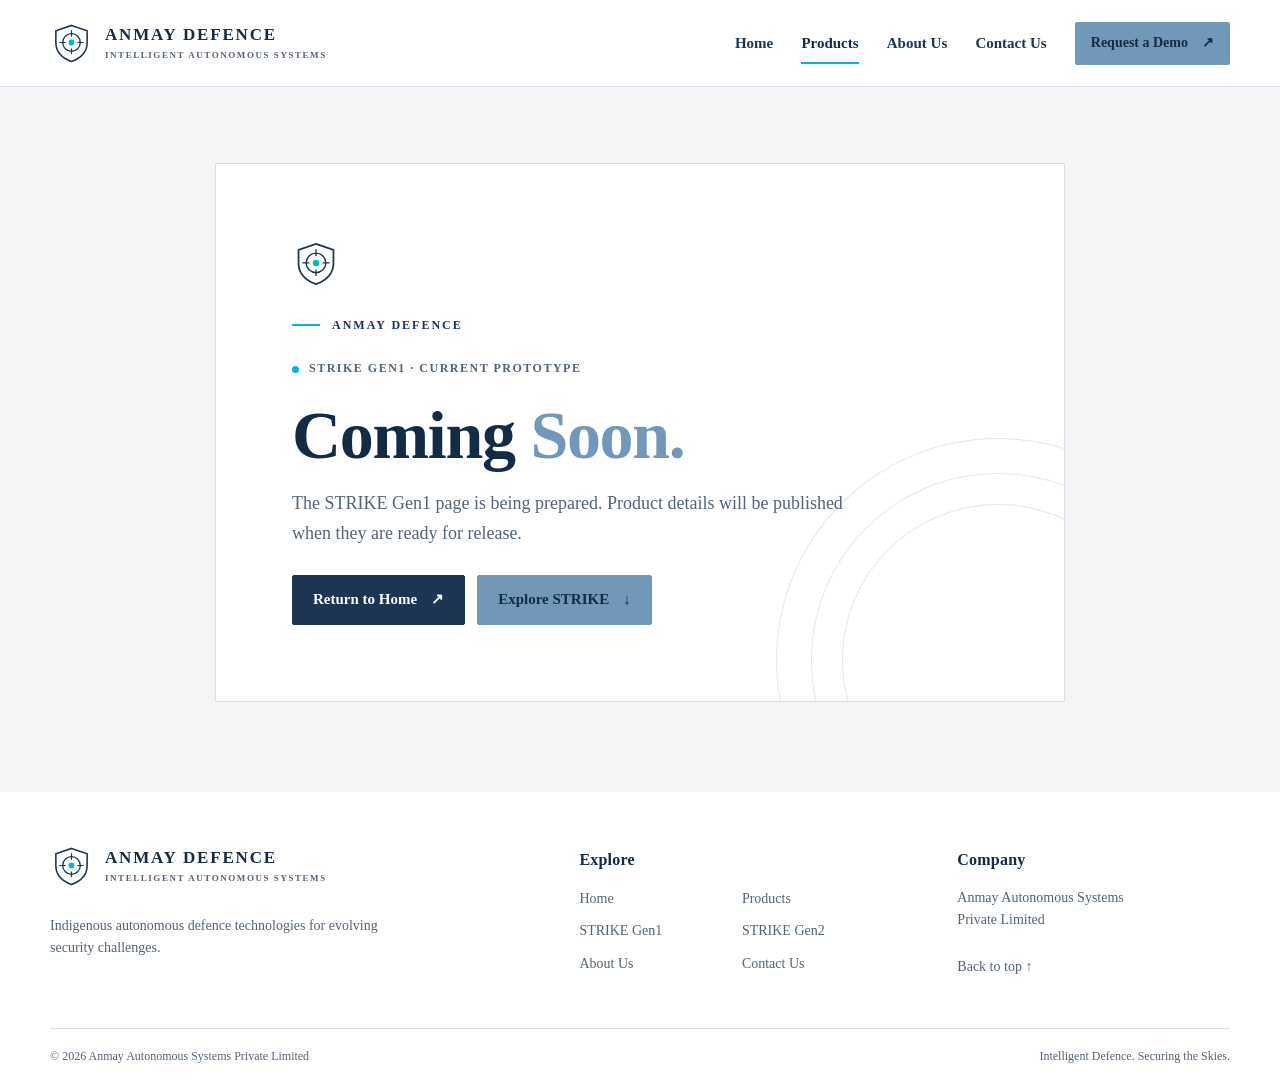
<file: strike-gen1.html>
<!doctype html>
<html lang="en">
<head>
  <meta charset="utf-8">
  <meta name="viewport" content="width=device-width, initial-scale=1">
  <meta name="theme-color" content="#1B3552">
  <meta name="description" content="The STRIKE Gen1 page is being prepared. Product details will be published when they are ready for release.">
  <title>STRIKE Gen1 | Anmay Defence</title>
  <link rel="stylesheet" href="styles.css">
  <script src="script.js" defer></script>
</head>
<body>
  <a class="skip-link" href="#main">Skip to content</a>
  <header class="site-header">
    <div class="container header-inner">
      <a class="brand" href="index.html" aria-label="Anmay Defence home">
        <span class="brand-mark" aria-hidden="true"><svg viewBox="0 0 44 44"><path d="M22 3.5 38 9v12.2c0 9.4-6.3 15.6-16 19.3C12.3 36.8 6 30.6 6 21.2V9Z" fill="none" stroke="currentColor" stroke-width="1.6"/><circle cx="22" cy="21" r="9" fill="none" stroke="currentColor" stroke-width="1.3"/><circle cx="22" cy="21" r="3" fill="#06B6D4"/><path d="M22 8.5V15M22 27v6M9.5 21H16M28 21h6.5" stroke="currentColor" stroke-width="1.2"/></svg></span>
        <span class="brand-copy"><strong>ANMAY DEFENCE</strong><small>INTELLIGENT AUTONOMOUS SYSTEMS</small></span>
      </a>
      <button class="menu-toggle" type="button" aria-expanded="false" aria-controls="primary-nav" aria-label="Open navigation menu"><span></span><span></span><span></span></button>
      <nav class="primary-nav" id="primary-nav" aria-label="Primary navigation">
        <a class="nav-link" href="index.html">Home</a>
        <a class="nav-link active" href="products.html">Products</a>
        <a class="nav-link" href="about.html" >About Us</a>
        <a class="nav-link" href="contact.html" >Contact Us</a>
        <a class="button button-small nav-cta" href="contact.html">Request a Demo <span aria-hidden="true">↗</span></a>
      </nav>
    </div>
  </header>

  <main id="main" class="placeholder-main">
    <div class="container">
      <section class="placeholder-shell" aria-labelledby="placeholder-title">
        <div class="placeholder-content">
          <div class="placeholder-mark" aria-hidden="true"><svg viewBox="0 0 44 44"><path d="M22 3.5 38 9v12.2c0 9.4-6.3 15.6-16 19.3C12.3 36.8 6 30.6 6 21.2V9Z" fill="none" stroke="currentColor" stroke-width="1.6"/><circle cx="22" cy="21" r="9" fill="none" stroke="currentColor" stroke-width="1.3"/><circle cx="22" cy="21" r="3" fill="#06B6D4"/><path d="M22 8.5V15M22 27v6M9.5 21H16M28 21h6.5" stroke="currentColor" stroke-width="1.2"/></svg></div>
          <p class="eyebrow"><span class="eyebrow-rule"></span> Anmay Defence</p>
          <div class="placeholder-status">STRIKE Gen1 · Current Prototype</div>
          <h1 id="placeholder-title">Coming <span>Soon.</span></h1>
          <p>The STRIKE Gen1 page is being prepared. Product details will be published when they are ready for release.</p>
          <div class="placeholder-actions">
            <a class="button button-dark" href="index.html">Return to Home <span aria-hidden="true">↗</span></a>
            <a class="button button-primary" href="index.html#strike">Explore STRIKE <span aria-hidden="true">↓</span></a>
          </div>
        </div>
      </section>
    </div>
  </main>

  <footer class="site-footer">
    <div class="container footer-main">
      <div class="footer-brand-block">
        <a class="brand brand-footer" href="index.html" aria-label="Anmay Defence home"><span class="brand-mark" aria-hidden="true"><svg viewBox="0 0 44 44"><path d="M22 3.5 38 9v12.2c0 9.4-6.3 15.6-16 19.3C12.3 36.8 6 30.6 6 21.2V9Z" fill="none" stroke="currentColor" stroke-width="1.6"/><circle cx="22" cy="21" r="9" fill="none" stroke="currentColor" stroke-width="1.3"/><circle cx="22" cy="21" r="3" fill="#06B6D4"/><path d="M22 8.5V15M22 27v6M9.5 21H16M28 21h6.5" stroke="currentColor" stroke-width="1.2"/></svg></span><span class="brand-copy"><strong>ANMAY DEFENCE</strong><small>INTELLIGENT AUTONOMOUS SYSTEMS</small></span></a>
        <p>Indigenous autonomous defence technologies for evolving security challenges.</p>
      </div>
      <div class="footer-links-block"><h2>Explore</h2><div class="footer-links"><a href="index.html">Home</a><a href="products.html">Products</a><a href="strike-gen1.html">STRIKE Gen1</a><a href="strike-gen2.html">STRIKE Gen2</a><a href="about.html">About Us</a><a href="contact.html">Contact Us</a></div></div>
      <div class="footer-company"><h2>Company</h2><p>Anmay Autonomous Systems<br>Private Limited</p><a class="footer-top-link" href="#main">Back to top ↑</a></div>
    </div>
    <div class="container footer-bottom"><span>© <span data-current-year>2026</span> Anmay Autonomous Systems Private Limited</span><span>Intelligent Defence. Securing the Skies.</span></div>
  </footer>
</body>
</html>
</file>
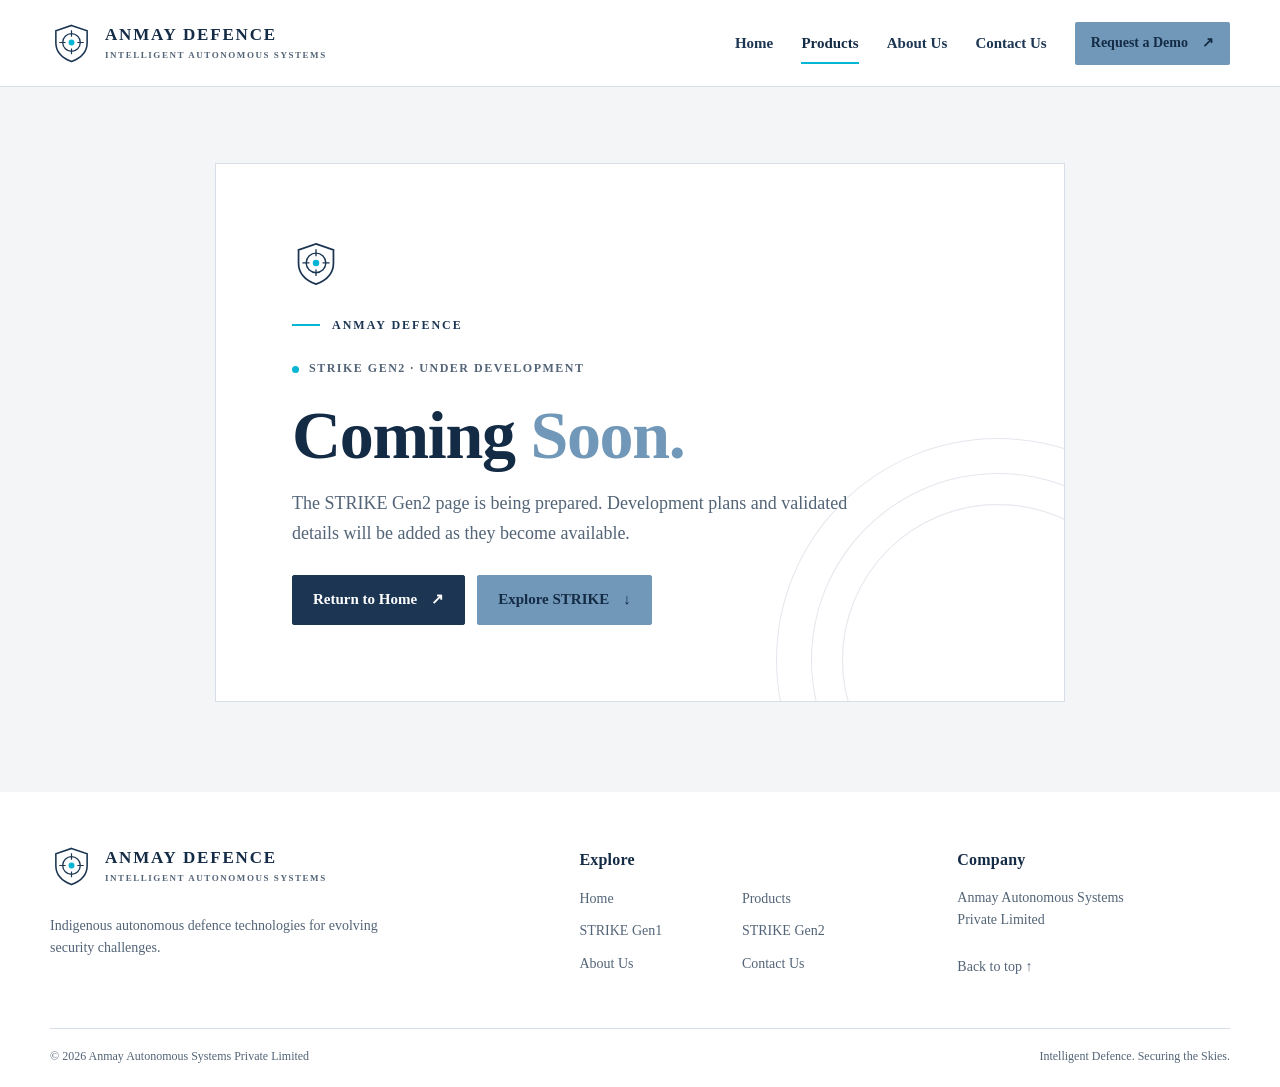
<file: strike-gen2.html>
<!doctype html>
<html lang="en">
<head>
  <meta charset="utf-8">
  <meta name="viewport" content="width=device-width, initial-scale=1">
  <meta name="theme-color" content="#1B3552">
  <meta name="description" content="The STRIKE Gen2 page is being prepared. Development plans and validated details will be added as they become available.">
  <title>STRIKE Gen2 | Anmay Defence</title>
  <link rel="stylesheet" href="styles.css">
  <script src="script.js" defer></script>
</head>
<body>
  <a class="skip-link" href="#main">Skip to content</a>
  <header class="site-header">
    <div class="container header-inner">
      <a class="brand" href="index.html" aria-label="Anmay Defence home">
        <span class="brand-mark" aria-hidden="true"><svg viewBox="0 0 44 44"><path d="M22 3.5 38 9v12.2c0 9.4-6.3 15.6-16 19.3C12.3 36.8 6 30.6 6 21.2V9Z" fill="none" stroke="currentColor" stroke-width="1.6"/><circle cx="22" cy="21" r="9" fill="none" stroke="currentColor" stroke-width="1.3"/><circle cx="22" cy="21" r="3" fill="#06B6D4"/><path d="M22 8.5V15M22 27v6M9.5 21H16M28 21h6.5" stroke="currentColor" stroke-width="1.2"/></svg></span>
        <span class="brand-copy"><strong>ANMAY DEFENCE</strong><small>INTELLIGENT AUTONOMOUS SYSTEMS</small></span>
      </a>
      <button class="menu-toggle" type="button" aria-expanded="false" aria-controls="primary-nav" aria-label="Open navigation menu"><span></span><span></span><span></span></button>
      <nav class="primary-nav" id="primary-nav" aria-label="Primary navigation">
        <a class="nav-link" href="index.html">Home</a>
        <a class="nav-link active" href="products.html">Products</a>
        <a class="nav-link" href="about.html" >About Us</a>
        <a class="nav-link" href="contact.html" >Contact Us</a>
        <a class="button button-small nav-cta" href="contact.html">Request a Demo <span aria-hidden="true">↗</span></a>
      </nav>
    </div>
  </header>

  <main id="main" class="placeholder-main">
    <div class="container">
      <section class="placeholder-shell" aria-labelledby="placeholder-title">
        <div class="placeholder-content">
          <div class="placeholder-mark" aria-hidden="true"><svg viewBox="0 0 44 44"><path d="M22 3.5 38 9v12.2c0 9.4-6.3 15.6-16 19.3C12.3 36.8 6 30.6 6 21.2V9Z" fill="none" stroke="currentColor" stroke-width="1.6"/><circle cx="22" cy="21" r="9" fill="none" stroke="currentColor" stroke-width="1.3"/><circle cx="22" cy="21" r="3" fill="#06B6D4"/><path d="M22 8.5V15M22 27v6M9.5 21H16M28 21h6.5" stroke="currentColor" stroke-width="1.2"/></svg></div>
          <p class="eyebrow"><span class="eyebrow-rule"></span> Anmay Defence</p>
          <div class="placeholder-status">STRIKE Gen2 · Under Development</div>
          <h1 id="placeholder-title">Coming <span>Soon.</span></h1>
          <p>The STRIKE Gen2 page is being prepared. Development plans and validated details will be added as they become available.</p>
          <div class="placeholder-actions">
            <a class="button button-dark" href="index.html">Return to Home <span aria-hidden="true">↗</span></a>
            <a class="button button-primary" href="index.html#strike">Explore STRIKE <span aria-hidden="true">↓</span></a>
          </div>
        </div>
      </section>
    </div>
  </main>

  <footer class="site-footer">
    <div class="container footer-main">
      <div class="footer-brand-block">
        <a class="brand brand-footer" href="index.html" aria-label="Anmay Defence home"><span class="brand-mark" aria-hidden="true"><svg viewBox="0 0 44 44"><path d="M22 3.5 38 9v12.2c0 9.4-6.3 15.6-16 19.3C12.3 36.8 6 30.6 6 21.2V9Z" fill="none" stroke="currentColor" stroke-width="1.6"/><circle cx="22" cy="21" r="9" fill="none" stroke="currentColor" stroke-width="1.3"/><circle cx="22" cy="21" r="3" fill="#06B6D4"/><path d="M22 8.5V15M22 27v6M9.5 21H16M28 21h6.5" stroke="currentColor" stroke-width="1.2"/></svg></span><span class="brand-copy"><strong>ANMAY DEFENCE</strong><small>INTELLIGENT AUTONOMOUS SYSTEMS</small></span></a>
        <p>Indigenous autonomous defence technologies for evolving security challenges.</p>
      </div>
      <div class="footer-links-block"><h2>Explore</h2><div class="footer-links"><a href="index.html">Home</a><a href="products.html">Products</a><a href="strike-gen1.html">STRIKE Gen1</a><a href="strike-gen2.html">STRIKE Gen2</a><a href="about.html">About Us</a><a href="contact.html">Contact Us</a></div></div>
      <div class="footer-company"><h2>Company</h2><p>Anmay Autonomous Systems<br>Private Limited</p><a class="footer-top-link" href="#main">Back to top ↑</a></div>
    </div>
    <div class="container footer-bottom"><span>© <span data-current-year>2026</span> Anmay Autonomous Systems Private Limited</span><span>Intelligent Defence. Securing the Skies.</span></div>
  </footer>
</body>
</html>
</file>
<file: styles.css>
:root {
  --steel-navy: #1B3552;
  --deep-navy: #142B45;
  --off-white: #F4F5F6;
  --card-white: #FFFFFF;
  --steel-blue: #7198B8;
  --body-text: #536477;
  --soft-border: #D8DEE6;
  --tech-cyan: #06B6D4;
  --font: Cambria, Georgia, serif;
  --container: 1180px;
  --transition: 180ms ease;
}

* { box-sizing: border-box; }
html { scroll-behavior: smooth; scroll-padding-top: 100px; }
body { margin: 0; color: var(--body-text); background: var(--card-white); font-family: var(--font); font-size: 17px; line-height: 1.65; -webkit-font-smoothing: antialiased; }
img, svg { display: block; max-width: 100%; }
a { color: inherit; }
button, input, textarea, select { font: inherit; }
button, a { -webkit-tap-highlight-color: transparent; }
::selection { color: var(--deep-navy); background: var(--steel-blue); }
.container { width: min(var(--container), calc(100% - 56px)); margin-inline: auto; }
.skip-link { position: absolute; z-index: 1000; top: 8px; left: 8px; padding: 10px 14px; color: var(--deep-navy); background: var(--card-white); border: 1px solid var(--soft-border); transform: translateY(-150%); }
.skip-link:focus { transform: translateY(0); }

/* Header */
.site-header { position: sticky; top: 0; z-index: 100; background: var(--card-white); border-bottom: 1px solid var(--soft-border); }
.header-inner { min-height: 86px; display: flex; align-items: center; justify-content: space-between; gap: 32px; }
.brand { display: inline-flex; align-items: center; gap: 12px; text-decoration: none; color: var(--steel-navy); flex: 0 0 auto; }
.brand-mark { display: block; width: 43px; height: 43px; }
.brand-mark svg { width: 100%; height: 100%; }
.brand-copy { display: grid; line-height: 1.2; gap: 5px; }
.brand-copy strong { font-size: 17px; letter-spacing: 1.8px; color: var(--deep-navy); }
.brand-copy small { color: var(--body-text); font-size: 9px; font-weight: 700; letter-spacing: 1.55px; }
.primary-nav { display: flex; align-items: center; gap: clamp(18px, 2.2vw, 33px); }
.nav-link { position: relative; text-decoration: none; color: var(--steel-navy); font-size: 15px; font-weight: 600; white-space: nowrap; transition: color var(--transition); }
.nav-link::after { position: absolute; content: ""; left: 0; right: 0; bottom: -9px; height: 2px; background: var(--tech-cyan); transform: scaleX(0); transform-origin: left; transition: transform var(--transition); }
.nav-link:hover, .nav-link:focus-visible, .nav-link.active { color: var(--deep-navy); }
.nav-link:hover::after, .nav-link:focus-visible::after, .nav-link.active::after { transform: scaleX(1); }
.button { min-height: 50px; display: inline-flex; align-items: center; justify-content: center; gap: 14px; padding: 12px 20px; border: 1px solid transparent; border-radius: 2px; color: var(--deep-navy); text-align: center; text-decoration: none; font-weight: 700; font-size: 15px; line-height: 1.35; transition: background var(--transition), border-color var(--transition), color var(--transition), transform var(--transition); cursor: pointer; }
.button:hover { transform: translateY(-2px); }
.button:focus-visible, .nav-link:focus-visible, .text-link:focus-visible, .footer-links a:focus-visible { outline: 3px solid var(--tech-cyan); outline-offset: 4px; }
.button-small { min-height: 43px; padding: 10px 15px; font-size: 14px; }
.button-primary { background: var(--steel-blue); border-color: var(--steel-blue); color: var(--deep-navy); }
.button-primary:hover { background: var(--card-white); border-color: var(--card-white); }
.button-outline-light { color: var(--card-white); border-color: rgba(216, 222, 230, .6); background: transparent; }
.button-outline-light:hover { color: var(--deep-navy); background: var(--card-white); border-color: var(--card-white); }
.nav-cta { background: var(--steel-blue); color: var(--deep-navy); }
.nav-cta:hover { background: var(--deep-navy); border-color: var(--deep-navy); color: var(--card-white); }
.menu-toggle { display: none; }

/* Shared section styles */
.section { padding: 108px 0; }
.eyebrow { display: flex; align-items: center; gap: 12px; margin: 0 0 20px; color: var(--steel-navy); font-size: 12px; line-height: 1.4; font-weight: 700; text-transform: uppercase; letter-spacing: 2px; }
.eyebrow-rule { display: inline-block; width: 28px; height: 2px; background: var(--tech-cyan); flex: 0 0 auto; }
.eyebrow-light { color: var(--soft-border); }
h1, h2, h3, p { margin-top: 0; }
h1, h2, h3 { font-family: var(--font); }
h2 { margin-bottom: 0; color: var(--deep-navy); font-size: clamp(34px, 4.2vw, 54px); line-height: 1.09; font-weight: 700; letter-spacing: -.8px; }
h2 span { color: var(--steel-blue); }
.section-heading { margin-bottom: 46px; }
.split-heading { display: grid; grid-template-columns: 1fr 1fr; align-items: end; gap: clamp(36px, 7vw, 100px); }
.section-intro { max-width: 540px; justify-self: end; }
.section-intro p { margin: 0 0 15px; }
.section-intro p:last-child { margin-bottom: 0; }
.small-note { padding-left: 17px; border-left: 2px solid var(--tech-cyan); font-size: 14px; }

/* Hero */
.hero { position: relative; overflow: hidden; background: var(--steel-navy); color: var(--soft-border); }
.hero-grid { position: absolute; inset: 0; pointer-events: none; opacity: .11; background-image: linear-gradient(to right, var(--soft-border) 1px, transparent 1px), linear-gradient(to bottom, var(--soft-border) 1px, transparent 1px); background-size: 88px 88px; mask-image: linear-gradient(90deg, black, transparent 90%); }
.hero-layout { position: relative; display: grid; grid-template-columns: 1fr .92fr; align-items: center; gap: clamp(45px, 6vw, 88px); min-height: 660px; padding-top: 72px; padding-bottom: 78px; }
.hero-copy { position: relative; z-index: 1; max-width: 620px; }
.hero h1 { color: var(--card-white); margin: 0 0 26px; font-size: clamp(42px, 5.5vw, 72px); line-height: .99; letter-spacing: -1.9px; font-weight: 700; }
.hero h1 span { display: inline-block; color: var(--steel-blue); margin-top: 10px; }
.hero-lead { margin: 0 0 15px; max-width: 610px; color: var(--card-white); font-size: clamp(18px, 1.5vw, 21px); line-height: 1.55; }
.hero-secondary { margin: 0; max-width: 580px; color: var(--soft-border); font-size: 17px; line-height: 1.7; }
.hero-actions { display: flex; flex-wrap: wrap; align-items: center; gap: 13px; margin-top: 31px; }
.hero-meta { display: flex; flex-wrap: wrap; gap: 22px; margin-top: 39px; color: var(--soft-border); font-size: 12px; letter-spacing: .7px; text-transform: uppercase; }
.hero-meta span { display: inline-flex; align-items: center; gap: 9px; }
.hero-meta i { width: 5px; height: 5px; background: var(--tech-cyan); border-radius: 50%; }
.hero-visual-wrap { position: relative; max-width: 600px; width: 100%; justify-self: end; }
.visual-label { display: flex; align-items: center; gap: 9px; color: var(--soft-border); font-size: 10px; letter-spacing: 1.7px; font-weight: 700; }
.pulse-dot { display: inline-block; width: 7px; height: 7px; background: var(--tech-cyan); border-radius: 50%; box-shadow: 0 0 0 4px rgba(6, 182, 212, .12); }
.radar-visual { position: relative; margin-top: 12px; }
.radar-svg { width: 100%; height: auto; }
.radar-readout { display: flex; justify-content: space-between; gap: 10px; margin: -13px 16px 0; color: var(--steel-blue); font-size: 9px; letter-spacing: 1.35px; font-weight: 700; }
.visual-caption { margin: 9px 0 0; padding-left: 11px; border-left: 2px solid var(--tech-cyan); color: var(--soft-border); font-size: 12px; line-height: 1.5; }
.hero-bottom-line { position: absolute; bottom: 0; left: 0; right: 0; height: 3px; background: linear-gradient(90deg, var(--tech-cyan) 0 13%, var(--steel-blue) 13% 38%, transparent 38% 100%); }
.intro-strip { color: var(--steel-navy); background: var(--card-white); border-bottom: 1px solid var(--soft-border); }
.intro-strip-inner { display: flex; align-items: center; justify-content: space-between; gap: 18px; min-height: 72px; font-size: 11px; letter-spacing: 1.4px; font-weight: 700; }
.intro-strip-inner b { color: var(--tech-cyan); font-weight: 400; }

/* Security gap */
.security-section { background: var(--off-white); }
.challenge-grid { display: grid; grid-template-columns: repeat(3, 1fr); border: 1px solid var(--soft-border); background: var(--card-white); }
.challenge-item { position: relative; min-height: 238px; padding: 29px 29px 28px; border-right: 1px solid var(--soft-border); }
.challenge-item:last-child { border-right: 0; }
.item-index { position: absolute; top: 28px; right: 28px; color: var(--steel-blue); font-size: 12px; letter-spacing: 1px; }
.mini-icon { width: 48px; height: 48px; margin-bottom: 19px; color: var(--steel-blue); }
.mini-icon svg { width: 100%; height: 100%; fill: none; stroke: currentColor; stroke-width: 1.4; stroke-linecap: round; stroke-linejoin: round; }
.challenge-item h3 { margin-bottom: 9px; color: var(--deep-navy); font-size: 22px; line-height: 1.2; }
.challenge-item p { margin-bottom: 0; font-size: 15px; line-height: 1.65; }

/* STRIKE cards */
.strike-section { background: var(--card-white); }
.strike-heading { margin-bottom: 43px; }
.strike-heading .section-intro strong { color: var(--deep-navy); }
.product-grid { display: grid; grid-template-columns: repeat(2, minmax(0, 1fr)); gap: 24px; align-items: stretch; }
.product-card { overflow: hidden; background: var(--card-white); border: 1px solid var(--soft-border); transition: border-color var(--transition), transform var(--transition), box-shadow var(--transition); }
.product-card:hover { border-color: var(--steel-blue); transform: translateY(-3px); box-shadow: 0 12px 28px rgba(20, 43, 69, .07); }
.product-art { position: relative; overflow: hidden; background: var(--steel-navy); color: var(--soft-border); padding: 17px 18px 12px; }
.product-art svg { width: 100%; }
.art-topline { display: flex; justify-content: space-between; gap: 10px; color: var(--steel-blue); font-size: 9px; font-weight: 700; letter-spacing: 1.4px; }
.art-caption { display: flex; justify-content: flex-end; color: var(--soft-border); font-size: 9px; letter-spacing: .7px; }
.art-gen2 { background: var(--deep-navy); }
.product-card-content { padding: 27px 29px 30px; }
.product-meta { display: flex; flex-wrap: wrap; align-items: center; justify-content: space-between; gap: 12px; margin-bottom: 17px; }
.status { display: inline-flex; align-items: center; gap: 8px; color: var(--body-text); font-size: 11px; line-height: 1.35; letter-spacing: .5px; text-transform: uppercase; font-weight: 700; }
.status i { width: 7px; height: 7px; border-radius: 50%; background: var(--steel-blue); }
.status-development i { background: var(--tech-cyan); }
.product-code { color: var(--steel-blue); font-size: 11px; font-weight: 700; letter-spacing: 1.2px; }
.product-card h3 { margin: 0 0 12px; color: var(--deep-navy); font-size: 32px; line-height: 1.13; }
.product-card-content p { min-height: 83px; margin-bottom: 23px; font-size: 16px; line-height: 1.65; }
.text-link { display: inline-flex; align-items: center; gap: 11px; padding-bottom: 5px; color: var(--steel-navy); border-bottom: 1px solid var(--steel-blue); text-decoration: none; font-size: 15px; font-weight: 700; transition: gap var(--transition), color var(--transition); }
.text-link:hover { gap: 16px; color: var(--deep-navy); }
.technical-note { display: flex; gap: 10px; align-items: flex-start; margin: 22px 0 0; padding: 13px 15px; background: var(--off-white); border-left: 2px solid var(--tech-cyan); font-size: 13px; line-height: 1.55; }
.technical-note span { color: var(--steel-navy); font-size: 16px; line-height: 1.3; }

/* Principles */
.principles-section { background: var(--off-white); }
.centered-heading { max-width: 760px; margin: 0 auto 48px; text-align: center; }
.centered-heading .eyebrow { justify-content: center; }
.centered-heading h2 { font-size: clamp(34px, 4vw, 50px); }
.heading-support { max-width: 560px; margin: 18px auto 0; }
.principles-grid { display: grid; grid-template-columns: repeat(4, 1fr); gap: 14px; }
.principle-card { position: relative; min-height: 254px; padding: 28px 23px 24px; background: var(--card-white); border: 1px solid var(--soft-border); }
.principle-icon { width: 42px; height: 42px; color: var(--steel-blue); margin-bottom: 25px; }
.principle-icon svg { width: 100%; height: 100%; fill: none; stroke: currentColor; stroke-width: 1.4; stroke-linecap: round; stroke-linejoin: round; }
.principle-number { position: absolute; right: 23px; top: 31px; color: var(--steel-blue); font-size: 12px; letter-spacing: 1px; }
.principle-card h3 { margin-bottom: 10px; color: var(--deep-navy); font-size: 21px; line-height: 1.23; }
.principle-card p { margin: 0; font-size: 15px; line-height: 1.65; }

/* Applications */
.applications-section { background: var(--card-white); }
.app-heading { margin-bottom: 42px; }
.applications-grid { display: grid; grid-template-columns: repeat(5, minmax(0, 1fr)); border: 1px solid var(--soft-border); }
.application-card { min-height: 220px; display: flex; flex-direction: column; align-items: flex-start; padding: 23px 20px 19px; border-right: 1px solid var(--soft-border); transition: background var(--transition); }
.application-card:last-child { border-right: 0; }
.application-card:hover { background: var(--off-white); }
.application-icon { width: 42px; height: 42px; color: var(--steel-blue); margin-bottom: 14px; }
.application-icon svg { width: 100%; height: 100%; fill: none; stroke: currentColor; stroke-width: 1.5; stroke-linecap: round; stroke-linejoin: round; }
.application-card > span { color: var(--steel-blue); font-size: 11px; letter-spacing: 1px; }
.application-card h3 { margin: 7px 0 15px; color: var(--deep-navy); font-size: 19px; line-height: 1.25; }
.application-line { width: 100%; height: 1px; margin-top: auto; background: var(--soft-border); }

/* Contact band */
.contact-section { position: relative; overflow: hidden; padding: 83px 0 88px; background: var(--deep-navy); color: var(--soft-border); }
.contact-pattern { position: absolute; inset: 0 0 0 50%; opacity: .12; background-image: linear-gradient(to right, var(--soft-border) 1px, transparent 1px), linear-gradient(to bottom, var(--soft-border) 1px, transparent 1px); background-size: 38px 38px; mask-image: linear-gradient(90deg, transparent, black); }
.contact-layout { position: relative; display: grid; grid-template-columns: 1.2fr .8fr; align-items: center; gap: 80px; }
.contact-section h2 { color: var(--card-white); font-size: clamp(37px, 4.3vw, 57px); }
.contact-section h2 span { color: var(--steel-blue); }
.contact-section .contact-layout > div:first-child > p:last-child { max-width: 570px; margin: 22px 0 0; color: var(--soft-border); font-size: 18px; }
.contact-actions { display: flex; flex-direction: column; align-items: flex-start; gap: 12px; }
.contact-actions .button { min-width: 220px; }
.contact-microcopy { margin-top: 9px; color: var(--steel-blue); font-size: 12px; letter-spacing: .6px; }

/* Footer */
.site-footer { background: var(--card-white); color: var(--body-text); }
.footer-main { display: grid; grid-template-columns: 1.5fr 1fr .9fr; gap: 75px; padding-top: 53px; padding-bottom: 48px; }
.brand-footer { color: var(--steel-navy); }
.footer-brand-block > p { max-width: 330px; margin: 18px 0 0; font-size: 14px; line-height: 1.6; }
.footer-main h2 { margin: 5px 0 17px; color: var(--deep-navy); font-size: 16px; line-height: 1.3; letter-spacing: .2px; }
.footer-links { display: grid; grid-template-columns: 1fr 1fr; gap: 9px 22px; }
.footer-links a, .footer-top-link { color: var(--body-text); font-size: 14px; text-decoration: none; transition: color var(--transition); }
.footer-links a:hover, .footer-top-link:hover { color: var(--deep-navy); text-decoration: underline; text-decoration-color: var(--tech-cyan); text-underline-offset: 4px; }
.footer-company p { font-size: 14px; line-height: 1.55; }
.footer-top-link { display: inline-block; margin-top: 10px; }
.footer-bottom { display: flex; justify-content: space-between; gap: 20px; padding-top: 18px; padding-bottom: 20px; border-top: 1px solid var(--soft-border); color: var(--body-text); font-size: 12px; }

/* Placeholder pages */
.placeholder-main { min-height: calc(100vh - 250px); display: grid; align-items: center; padding: 76px 0 90px; background: var(--off-white); }
.placeholder-shell { position: relative; overflow: hidden; width: min(850px, 100%); margin: 0 auto; padding: clamp(34px, 7vw, 76px); background: var(--card-white); border: 1px solid var(--soft-border); }
.placeholder-shell::after { position: absolute; content: ""; right: -90px; bottom: -115px; width: 310px; height: 310px; border: 1px solid var(--soft-border); border-radius: 50%; box-shadow: 0 0 0 30px var(--card-white), 0 0 0 31px var(--soft-border), 0 0 0 65px var(--card-white), 0 0 0 66px var(--soft-border); opacity: .7; pointer-events: none; }
.placeholder-content { position: relative; z-index: 1; max-width: 610px; }
.placeholder-mark { width: 48px; height: 48px; margin-bottom: 29px; color: var(--steel-navy); }
.placeholder-mark svg { width: 100%; height: 100%; }
.placeholder-content h1 { margin: 0 0 20px; color: var(--deep-navy); font-size: clamp(43px, 7vw, 68px); line-height: 1; letter-spacing: -1.3px; }
.placeholder-content h1 span { color: var(--steel-blue); }
.placeholder-content > p:not(.eyebrow) { max-width: 570px; margin-bottom: 26px; font-size: 18px; }
.placeholder-status { display: inline-flex; align-items: center; gap: 10px; margin-bottom: 22px; color: var(--body-text); font-size: 12px; font-weight: 700; letter-spacing: 1.5px; text-transform: uppercase; }
.placeholder-status::before { content: ""; width: 7px; height: 7px; border-radius: 50%; background: var(--tech-cyan); }
.placeholder-actions { display: flex; flex-wrap: wrap; gap: 12px; }
.button-dark { color: var(--card-white); background: var(--steel-navy); border-color: var(--steel-navy); }
.button-dark:hover { color: var(--card-white); background: var(--deep-navy); border-color: var(--deep-navy); }

@media (max-width: 1050px) {
  .container { width: min(var(--container), calc(100% - 44px)); }
  .header-inner { gap: 20px; }
  .primary-nav { gap: 19px; }
  .brand-copy strong { font-size: 15px; letter-spacing: 1.5px; }
  .brand-copy small { font-size: 8px; letter-spacing: 1.25px; }
  .hero-layout { gap: 32px; }
  .hero h1 { font-size: clamp(42px, 5.2vw, 63px); }
  .applications-grid { grid-template-columns: repeat(3, 1fr); }
  .application-card { border-bottom: 1px solid var(--soft-border); }
  .application-card:nth-child(3) { border-right: 0; }
  .application-card:nth-child(4), .application-card:nth-child(5) { border-bottom: 0; }
  .application-card:nth-child(4) { border-right: 1px solid var(--soft-border); }
  .footer-main { gap: 42px; }
}

@media (max-width: 800px) {
  .container { width: min(var(--container), calc(100% - 36px)); }
  .header-inner { min-height: 76px; }
  .menu-toggle { width: 44px; height: 44px; padding: 11px 9px; display: flex; flex-direction: column; justify-content: center; gap: 5px; background: var(--card-white); border: 1px solid var(--soft-border); border-radius: 2px; cursor: pointer; }
  .menu-toggle span { display: block; width: 100%; height: 2px; background: var(--steel-navy); transition: transform var(--transition), opacity var(--transition); }
  .menu-toggle[aria-expanded="true"] span:first-child { transform: translateY(7px) rotate(45deg); }
  .menu-toggle[aria-expanded="true"] span:nth-child(2) { opacity: 0; }
  .menu-toggle[aria-expanded="true"] span:last-child { transform: translateY(-7px) rotate(-45deg); }
  .primary-nav { position: absolute; top: 100%; left: 0; right: 0; display: none; flex-direction: column; align-items: stretch; gap: 0; padding: 8px 18px 20px; background: var(--card-white); border-bottom: 1px solid var(--soft-border); box-shadow: 0 16px 20px rgba(20, 43, 69, .08); }
  .primary-nav.is-open { display: flex; }
  .nav-link { padding: 12px 4px; border-bottom: 1px solid var(--soft-border); }
  .nav-link::after { display: none; }
  .nav-cta { margin-top: 13px; }
  .hero-layout { grid-template-columns: 1fr; gap: 44px; min-height: 0; padding-top: 65px; padding-bottom: 62px; }
  .hero-copy { max-width: 700px; }
  .hero-visual-wrap { width: min(100%, 600px); justify-self: center; }
  .split-heading { grid-template-columns: 1fr; gap: 25px; align-items: start; }
  .section-intro { justify-self: start; max-width: 700px; }
  .section { padding: 80px 0; }
  .challenge-item { padding: 25px 22px; }
  .challenge-item h3 { font-size: 20px; }
  .principles-grid { grid-template-columns: repeat(2, 1fr); }
  .principle-card { min-height: 230px; }
  .contact-layout { grid-template-columns: 1fr; gap: 34px; }
  .contact-actions { flex-direction: row; flex-wrap: wrap; align-items: center; }
  .contact-microcopy { flex-basis: 100%; }
  .footer-main { grid-template-columns: 1.25fr 1fr; gap: 38px; }
  .footer-company { grid-column: 1 / -1; }
}

@media (max-width: 560px) {
  body { font-size: 16px; }
  .container { width: calc(100% - 34px); }
  .brand { gap: 9px; }
  .brand-mark { width: 37px; height: 37px; }
  .brand-copy strong { font-size: 13px; letter-spacing: 1.2px; }
  .brand-copy small { font-size: 7px; letter-spacing: .9px; }
  .hero-layout { padding-top: 52px; padding-bottom: 48px; gap: 40px; }
  .hero h1 { font-size: clamp(39px, 10.2vw, 52px); letter-spacing: -1.3px; }
  .hero-lead { font-size: 18px; }
  .hero-secondary { font-size: 15px; }
  .hero-actions { align-items: stretch; flex-direction: column; }
  .hero-actions .button { width: 100%; }
  .hero-meta { flex-direction: column; gap: 10px; margin-top: 28px; }
  .radar-readout { font-size: 7px; letter-spacing: .7px; margin-left: 5px; margin-right: 5px; }
  .visual-caption { font-size: 11px; }
  .intro-strip-inner { justify-content: flex-start; align-items: flex-start; flex-direction: column; gap: 8px; padding-top: 17px; padding-bottom: 17px; font-size: 10px; }
  .intro-strip-inner b { display: none; }
  .section { padding: 66px 0; }
  .eyebrow { margin-bottom: 16px; font-size: 10px; letter-spacing: 1.6px; }
  h2 { font-size: 36px; }
  .section-heading { margin-bottom: 32px; }
  .challenge-grid { grid-template-columns: 1fr; }
  .challenge-item { min-height: 0; padding: 24px 22px; border-right: 0; border-bottom: 1px solid var(--soft-border); }
  .challenge-item:last-child { border-bottom: 0; }
  .mini-icon { margin-bottom: 13px; }
  .product-grid { grid-template-columns: 1fr; gap: 18px; }
  .product-art { padding: 14px 11px 10px; }
  .art-topline { font-size: 8px; letter-spacing: .9px; }
  .art-caption { font-size: 8px; }
  .product-card-content { padding: 24px 22px 25px; }
  .product-card h3 { font-size: 29px; }
  .product-card-content p { min-height: 0; font-size: 15px; }
  .principles-grid { grid-template-columns: 1fr; gap: 12px; }
  .principle-card { min-height: 0; padding: 24px 22px; }
  .principle-icon { margin-bottom: 17px; }
  .principle-card h3 { font-size: 21px; }
  .applications-grid { grid-template-columns: repeat(2, minmax(0, 1fr)); }
  .application-card { min-height: 205px; padding: 19px 15px; border-bottom: 1px solid var(--soft-border) !important; border-right: 1px solid var(--soft-border) !important; }
  .application-card:nth-child(2n) { border-right: 0 !important; }
  .application-card:last-child { border-bottom: 0 !important; }
  .application-card h3 { font-size: 17px; }
  .application-icon { width: 38px; height: 38px; }
  .contact-section { padding: 63px 0; }
  .contact-section h2 { font-size: 39px; }
  .contact-section .contact-layout > div:first-child > p:last-child { font-size: 16px; }
  .contact-actions { flex-direction: column; align-items: stretch; }
  .contact-actions .button { width: 100%; }
  .footer-main { grid-template-columns: 1fr; gap: 32px; padding-top: 40px; padding-bottom: 34px; }
  .footer-company { grid-column: auto; }
  .footer-bottom { flex-direction: column; gap: 7px; font-size: 11px; }
  .placeholder-main { min-height: calc(100vh - 200px); padding: 42px 0 56px; }
  .placeholder-shell { padding: 30px 23px; }
  .placeholder-shell::after { right: -160px; bottom: -150px; opacity: .4; }
  .placeholder-content h1 { font-size: 44px; }
  .placeholder-content > p:not(.eyebrow) { font-size: 16px; }
  .placeholder-actions { flex-direction: column; align-items: stretch; }
  .placeholder-actions .button { width: 100%; }
}

@media (prefers-reduced-motion: reduce) {
  *, *::before, *::after { scroll-behavior: auto !important; transition-duration: .01ms !important; animation-duration: .01ms !important; animation-iteration-count: 1 !important; }
}
</file>
